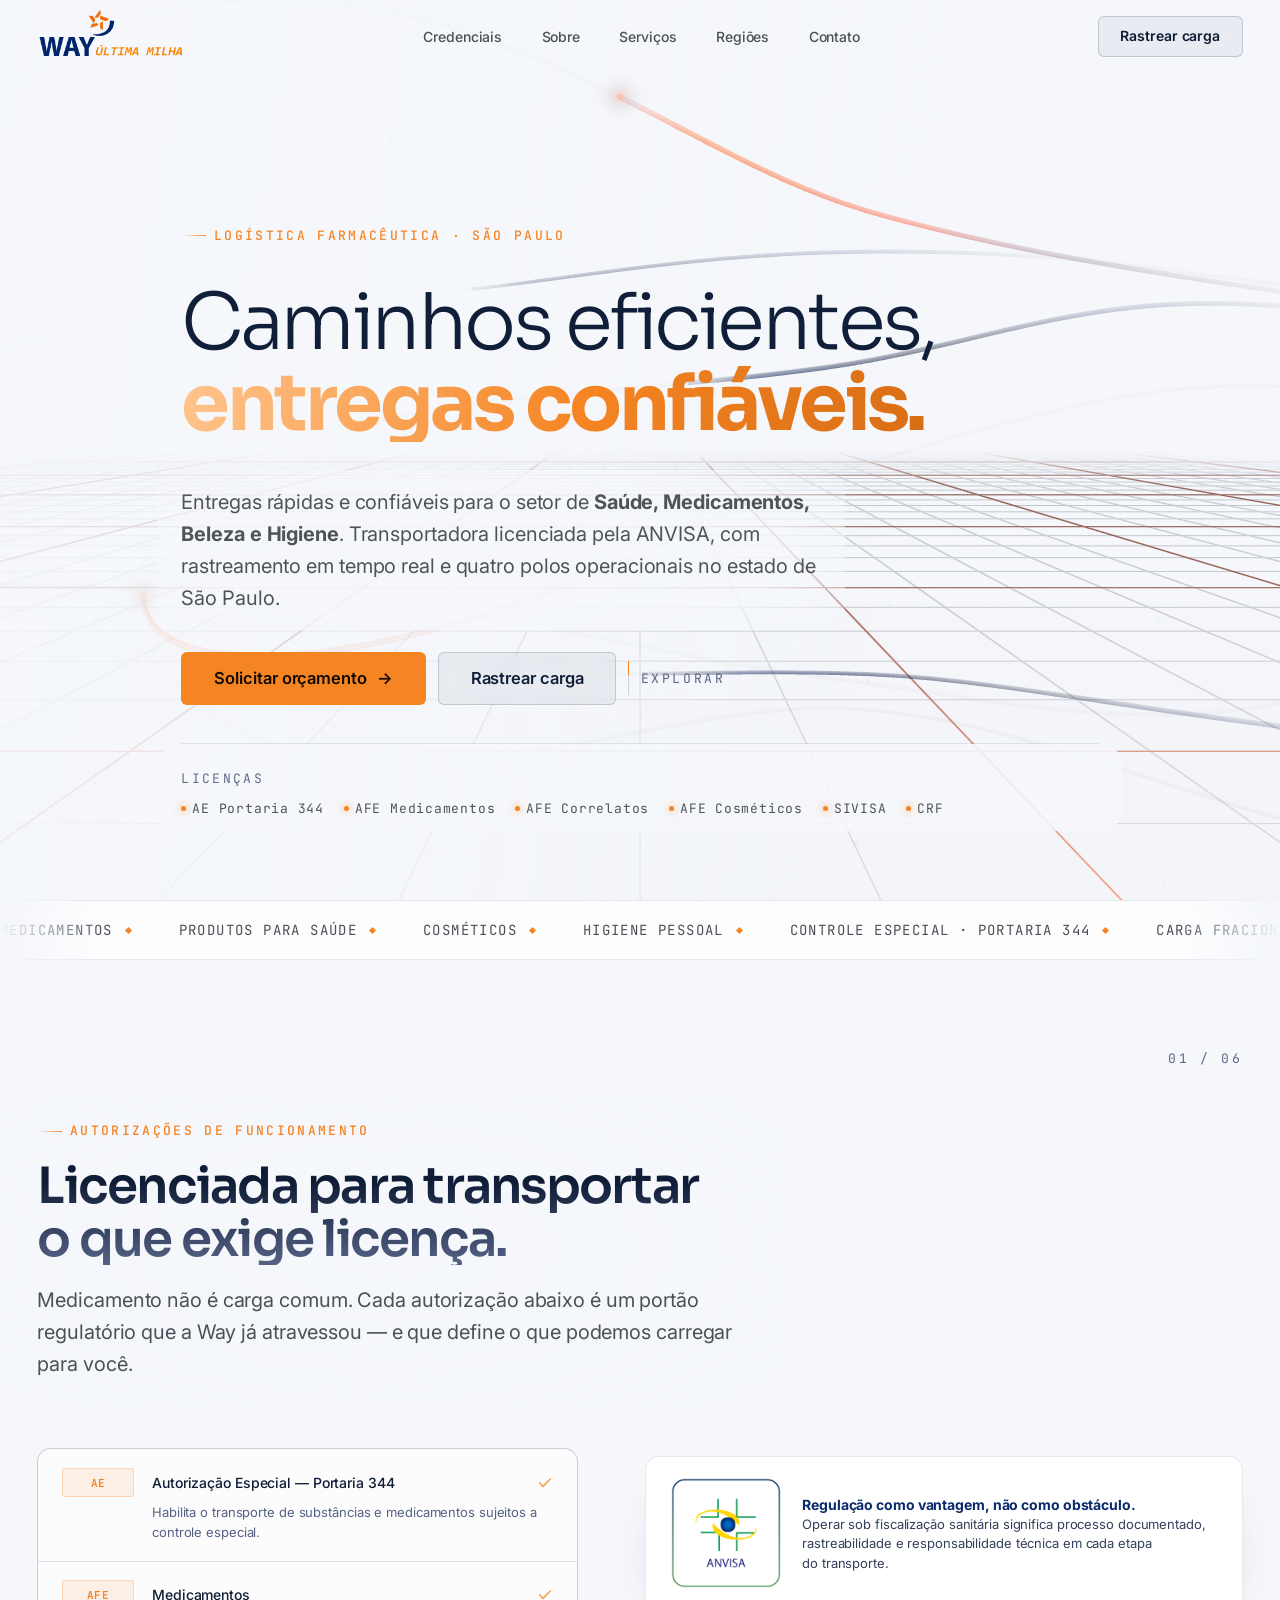
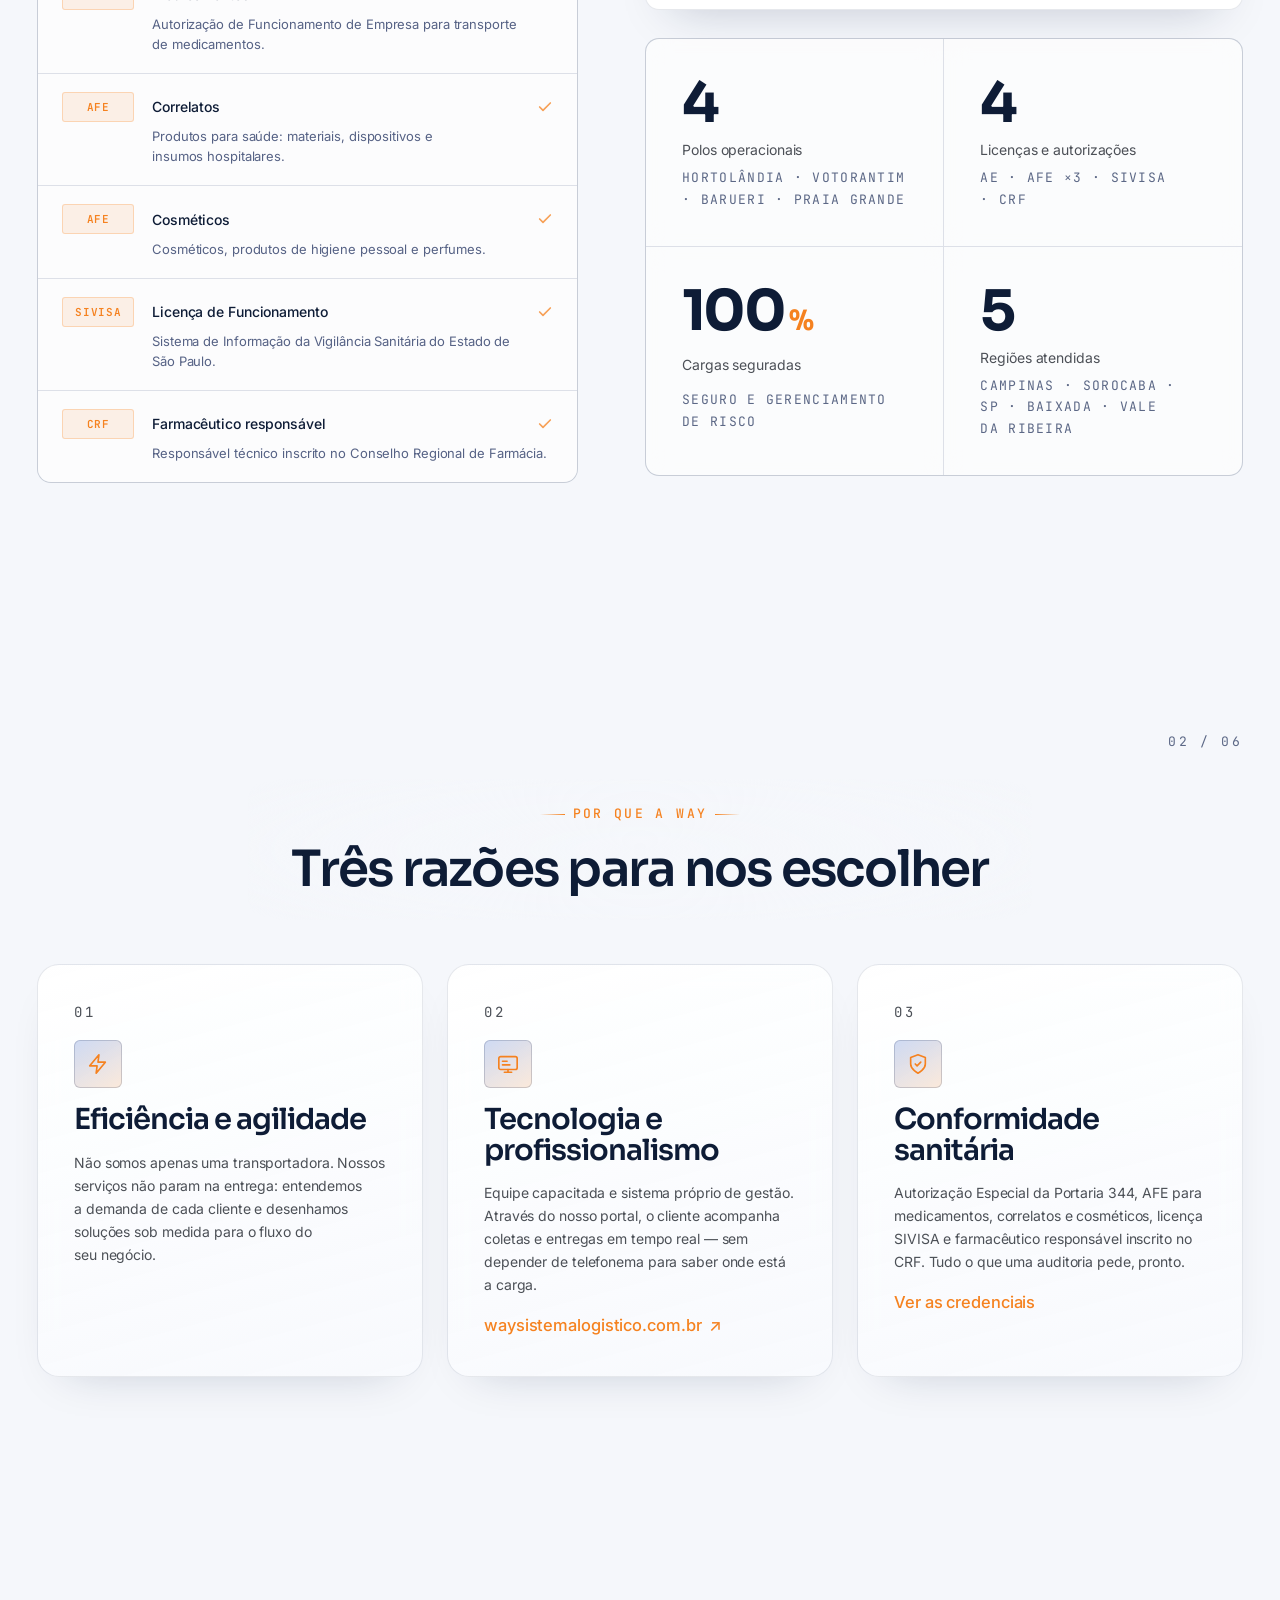
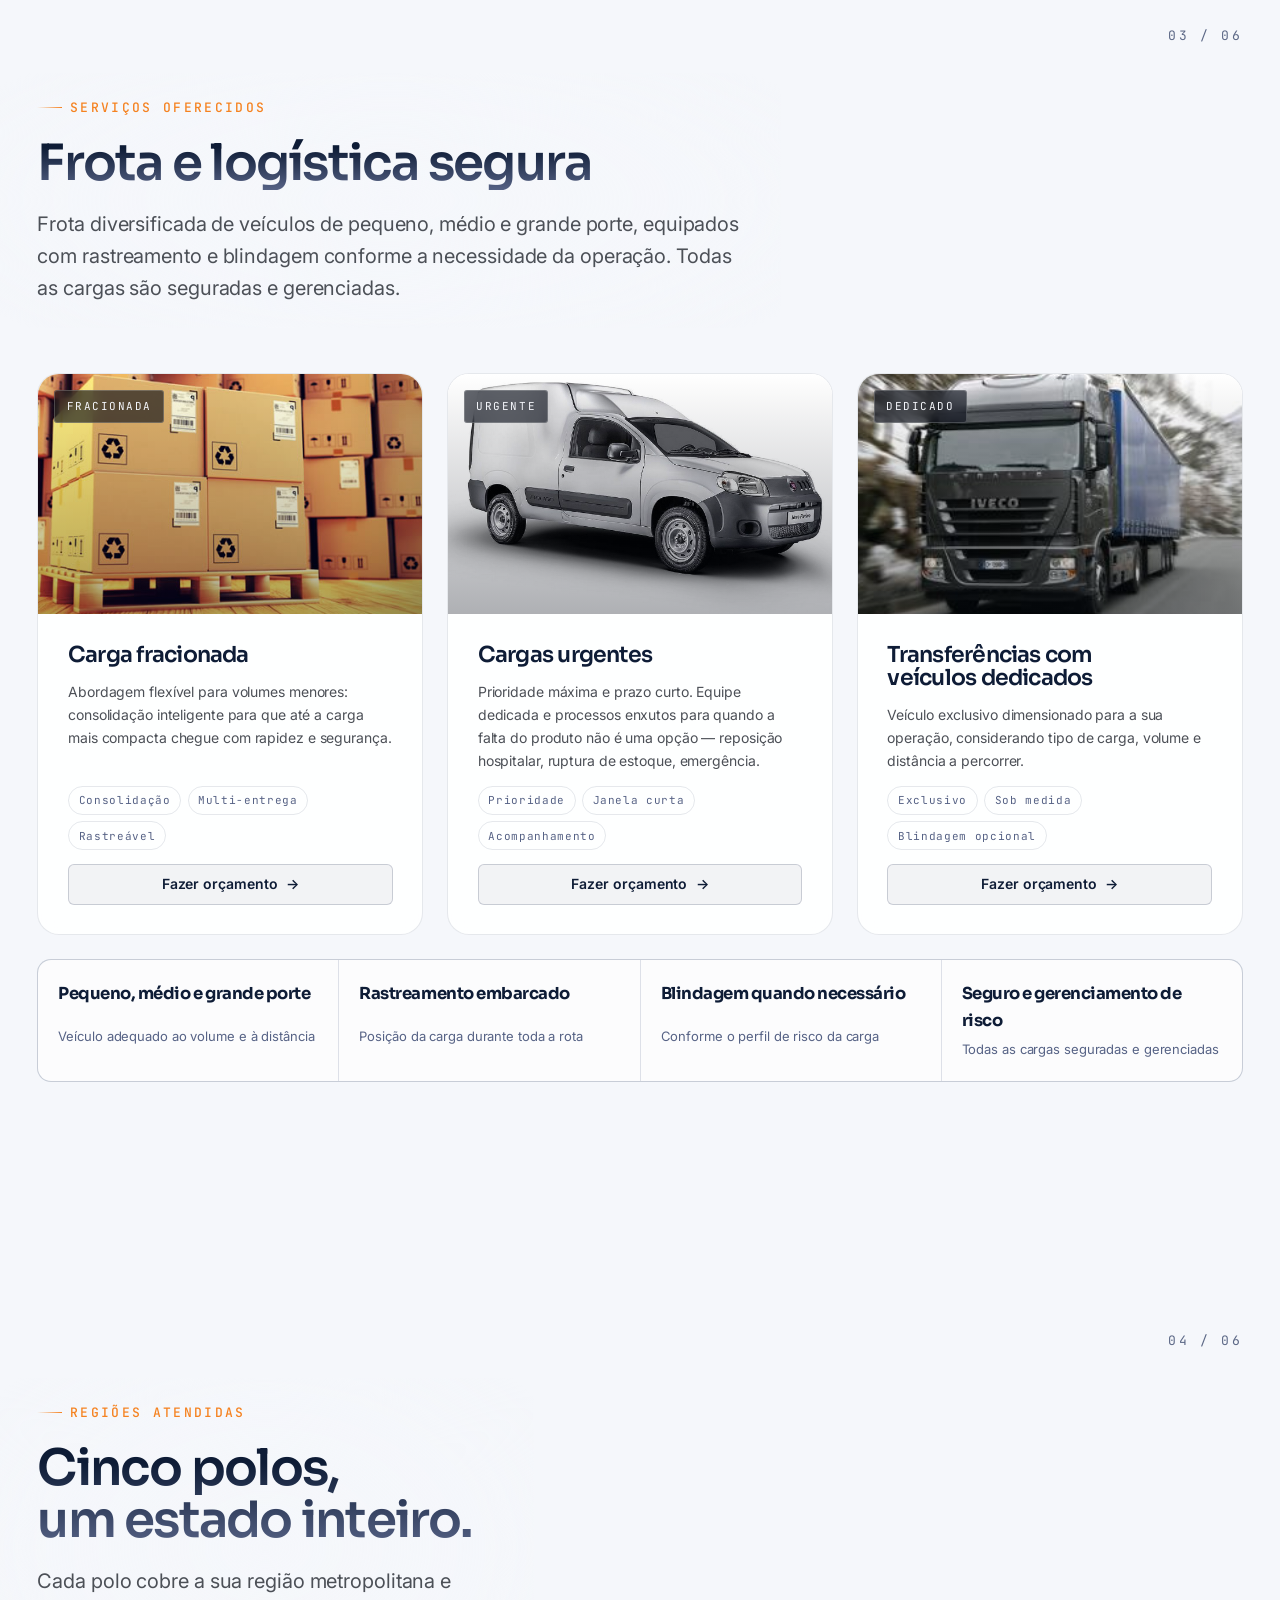
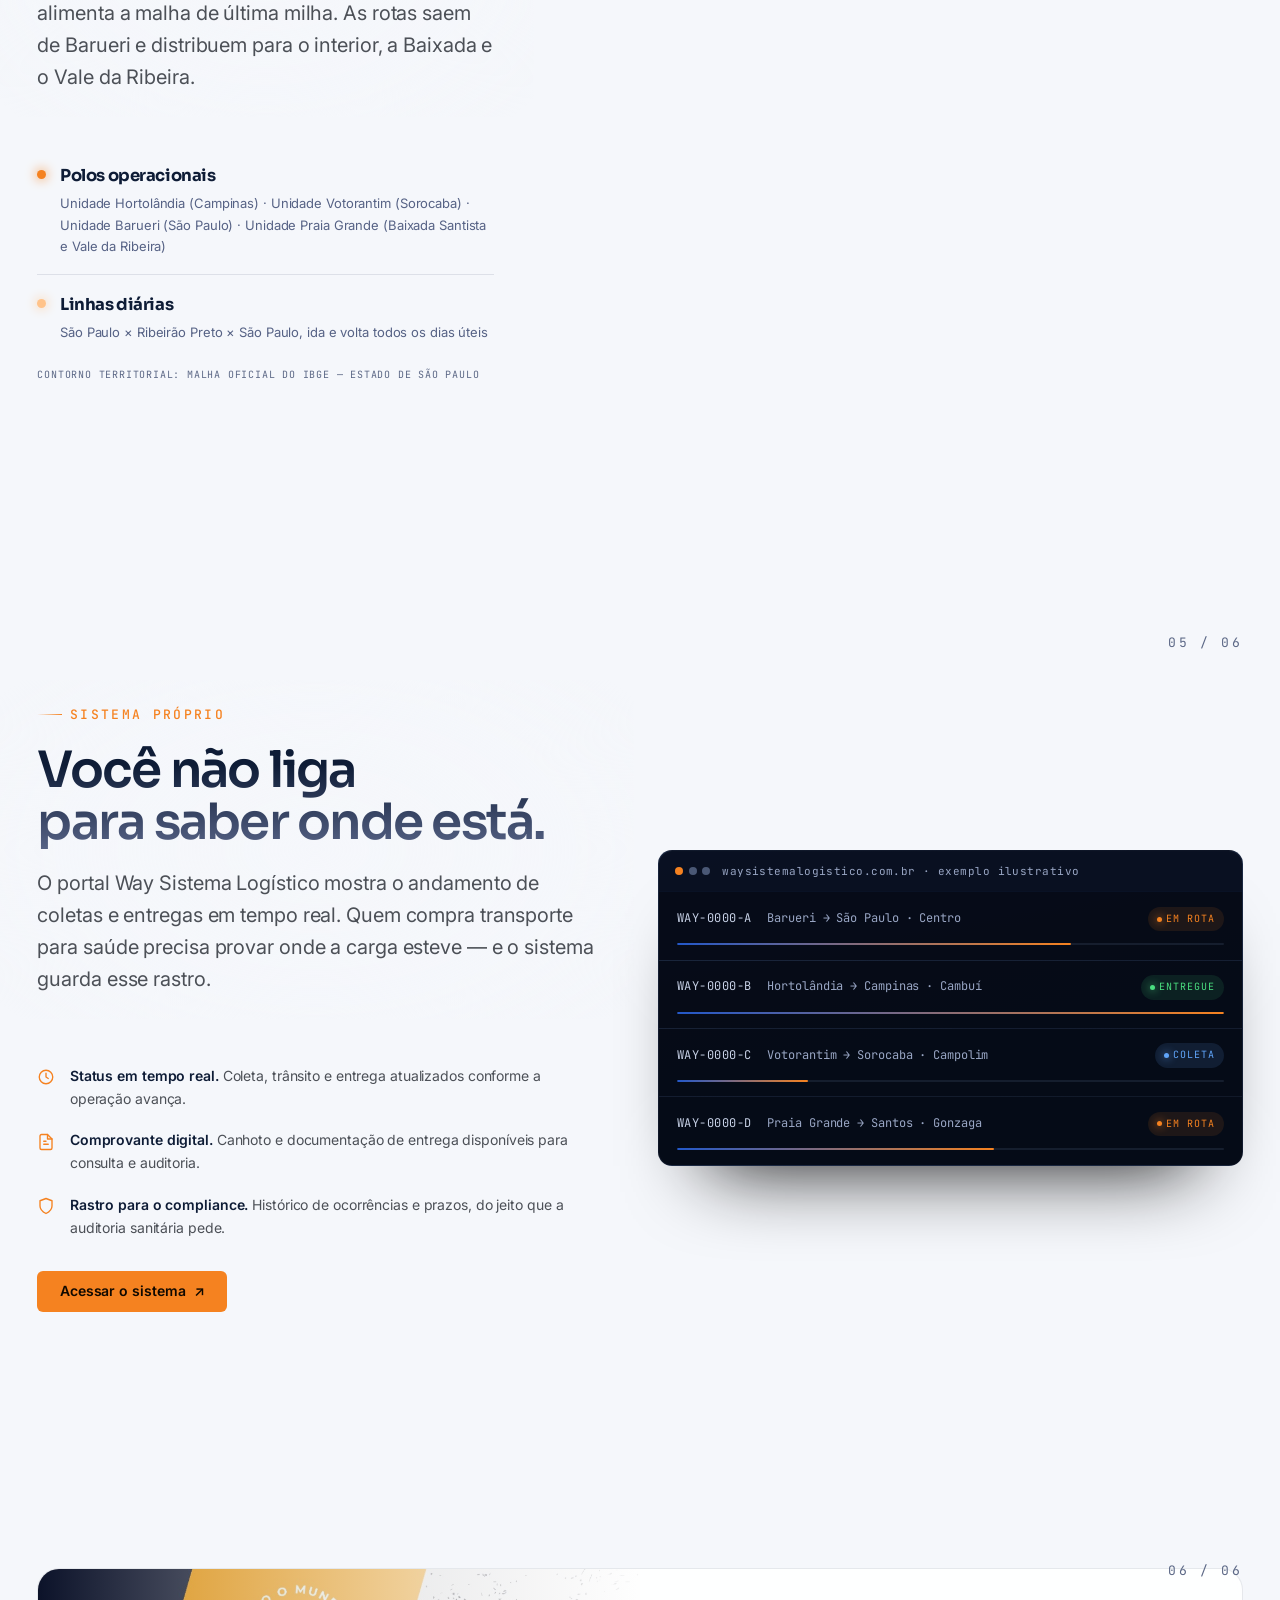
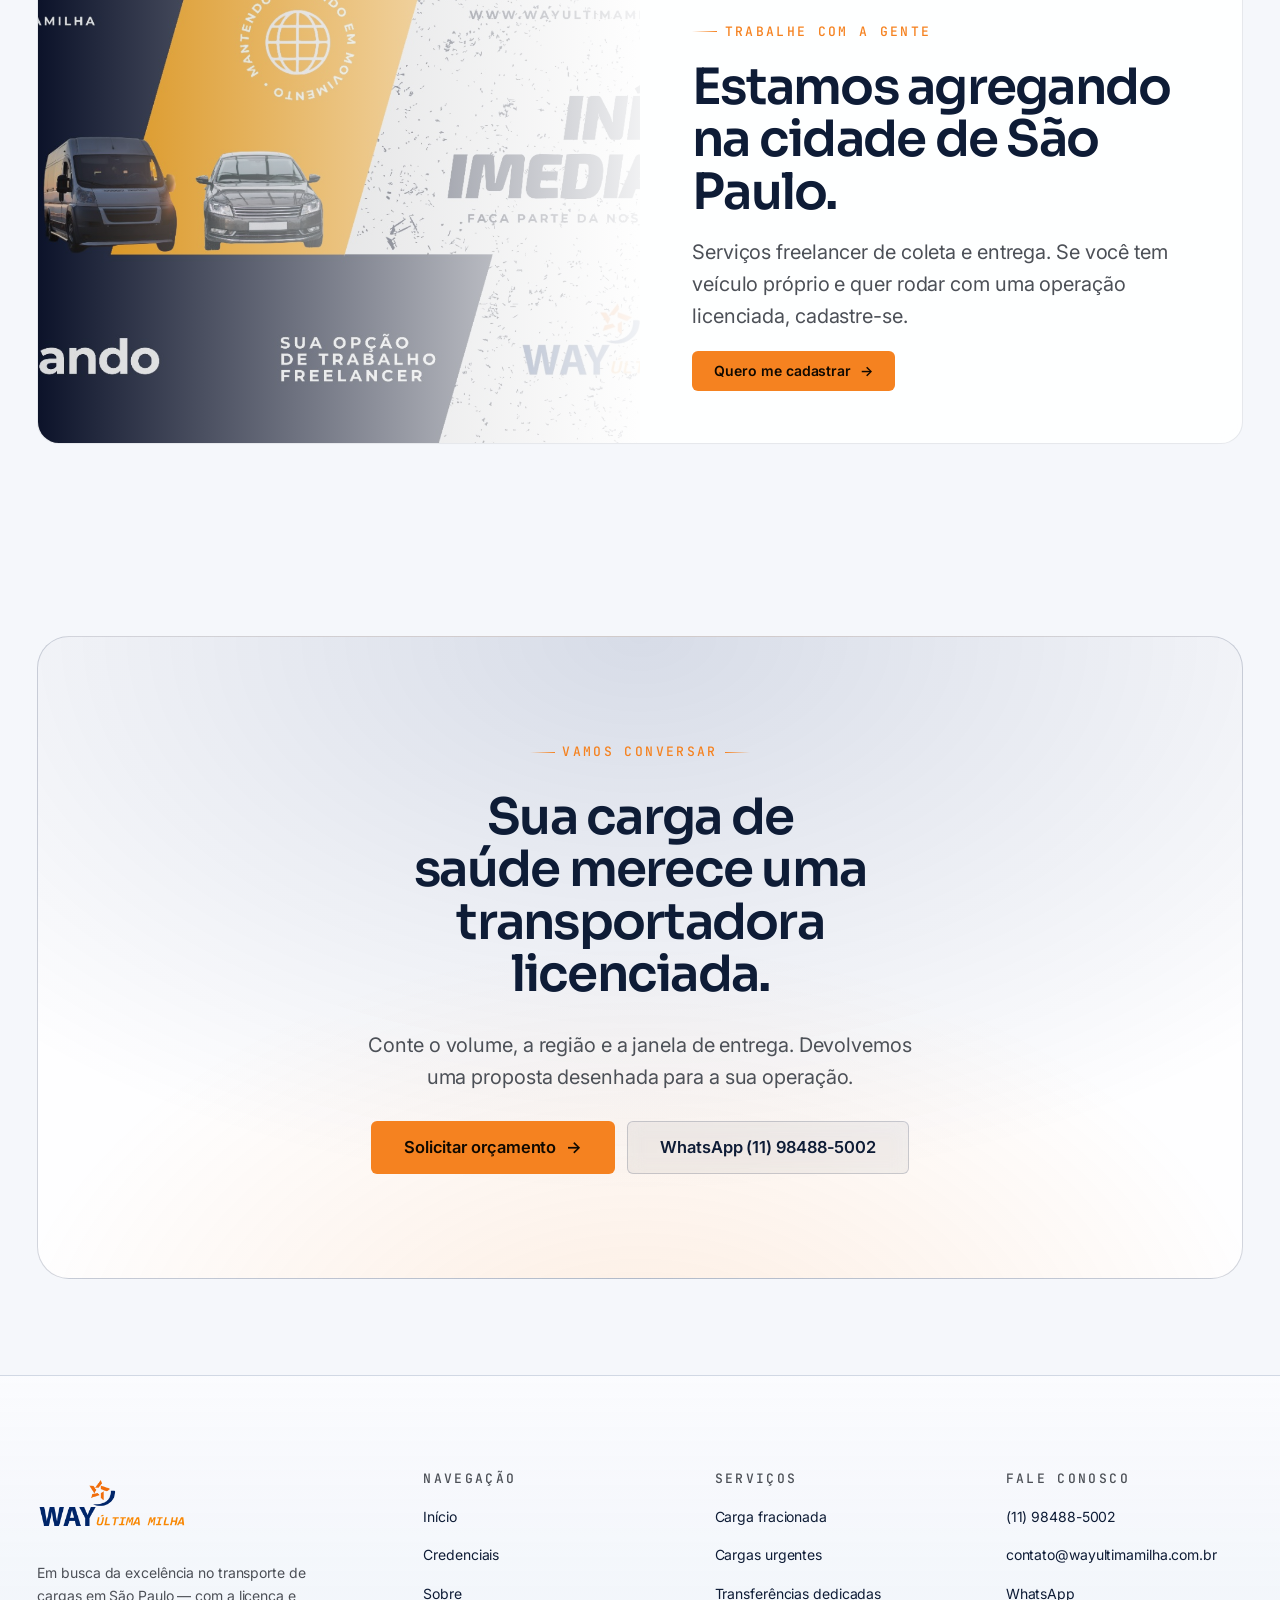
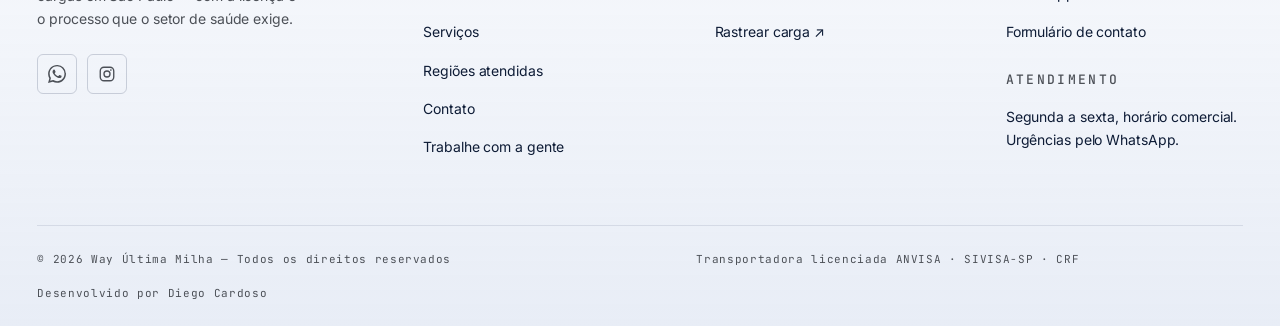
<file: index.html>
<!DOCTYPE html>
<html lang="pt-BR">

<head>
  <meta charset="UTF-8">
  <script>
    /* Marca que o JS está vivo. Todo estado inicial escondido (revelações,
       máscaras de linha, preloader) é escopado em `.js` no CSS — se este script
       não rodar, a página nasce inteira em vez de ficar em branco. */
    document.documentElement.classList.add('js');
  </script>
  <meta name="viewport" content="width=device-width, initial-scale=1.0">

  <title>Way Última Milha — Transporte farmacêutico e last mile em São Paulo</title>
  <meta name="description"
    content="Entregas rápidas e confiáveis para o setor de Saúde, Medicamentos, Beleza e Higiene em São Paulo. Transportadora licenciada pela ANVISA (AE Portaria 344, AFE Medicamentos, Correlatos e Cosméticos), com rastreamento em tempo real e 4 polos operacionais no estado.">
  <meta name="keywords"
    content="transporte de medicamentos, transportadora farmacêutica São Paulo, last mile, última milha, AFE ANVISA, Portaria 344, carga fracionada, entregas urgentes, logística hospitalar, Way Última Milha">
  <meta name="robots" content="index, follow, max-image-preview:large">
  <meta name="author" content="Way Última Milha">
  <meta name="theme-color" content="#050a16">
  <link rel="canonical" href="https://wayultimamilha.com.br/">

  <meta property="og:type" content="website">
  <meta property="og:site_name" content="Way Última Milha">
  <meta property="og:locale" content="pt_BR">
  <meta property="og:url" content="https://wayultimamilha.com.br/">
  <meta property="og:title" content="Way Última Milha — Transporte farmacêutico e last mile em São Paulo">
  <meta property="og:description"
    content="Caminhos eficientes, entregas confiáveis. Transportadora licenciada pela ANVISA para Saúde, Medicamentos, Beleza e Higiene, com rastreamento em tempo real.">
  <meta property="og:image" content="https://wayultimamilha.com.br/assets/img/imagem-baner.jpg">
  <meta name="twitter:card" content="summary_large_image">

  <link rel="icon" href="assets/img/Logotipo-Way-Final.png" type="image/png">
  <link rel="apple-touch-icon" href="assets/img/Logotipo-Way-Final.png">

  <link rel="preconnect" href="https://fonts.googleapis.com">
  <link rel="preconnect" href="https://fonts.gstatic.com" crossorigin>
  <link rel="preload" as="style"
    href="https://fonts.googleapis.com/css2?family=Sora:wght@300;400;600;700&family=Inter:wght@400;500;600&family=JetBrains+Mono:wght@400;500;600&display=swap">
  <link rel="stylesheet"
    href="https://fonts.googleapis.com/css2?family=Sora:wght@300;400;600;700&family=Inter:wght@400;500;600&family=JetBrains+Mono:wght@400;500;600&display=swap">
  <link rel="stylesheet" href="assets/css/way.css">

  <script type="application/ld+json">
  {
    "@context": "https://schema.org",
    "@graph": [
      {
        "@type": "Organization",
        "@id": "https://wayultimamilha.com.br/#org",
        "name": "Way Última Milha",
        "url": "https://wayultimamilha.com.br/",
        "logo": "https://wayultimamilha.com.br/assets/img/Logotipo-Way-Final.png",
        "slogan": "Caminhos eficientes, entregas confiáveis.",
        "description": "Transportadora especializada em last mile para o setor de Saúde, Medicamentos, Beleza e Higiene, licenciada pela ANVISA e sediada em São Paulo.",
        "telephone": "+55-11-98488-5002",
        "email": "contato@wayultimamilha.com.br",
        "sameAs": ["https://www.instagram.com/way_ultima_milha/"],
        "address": {
          "@type": "PostalAddress",
          "addressRegion": "SP",
          "addressCountry": "BR"
        },
        "areaServed": [
          { "@type": "City", "name": "São Paulo" },
          { "@type": "City", "name": "Campinas" },
          { "@type": "City", "name": "Sorocaba" },
          { "@type": "City", "name": "Santos" },
          { "@type": "City", "name": "Ribeirão Preto" }
        ],
        "contactPoint": {
          "@type": "ContactPoint",
          "telephone": "+55-11-98488-5002",
          "contactType": "customer service",
          "availableLanguage": "Portuguese"
        }
      },
      {
        "@type": "WebSite",
        "@id": "https://wayultimamilha.com.br/#site",
        "url": "https://wayultimamilha.com.br/",
        "name": "Way Última Milha",
        "inLanguage": "pt-BR",
        "publisher": { "@id": "https://wayultimamilha.com.br/#org" }
      },
      {
        "@type": "Service",
        "name": "Transporte de carga fracionada",
        "serviceType": "Entrega de cargas fracionadas",
        "provider": { "@id": "https://wayultimamilha.com.br/#org" },
        "areaServed": { "@type": "State", "name": "São Paulo" }
      },
      {
        "@type": "Service",
        "name": "Transporte de cargas urgentes",
        "serviceType": "Entrega urgente e emergencial",
        "provider": { "@id": "https://wayultimamilha.com.br/#org" },
        "areaServed": { "@type": "State", "name": "São Paulo" }
      },
      {
        "@type": "Service",
        "name": "Transferências com veículos dedicados",
        "serviceType": "Transferência dedicada",
        "provider": { "@id": "https://wayultimamilha.com.br/#org" },
        "areaServed": { "@type": "State", "name": "São Paulo" }
      }
    ]
  }
  </script>
</head>

<body>
  <a class="skip-link" href="#main">Ir para o conteúdo</a>

  <div class="preloader">
    <img class="preloader__logo" src="assets/img/Logotipo-Way-Final.png"
      alt="Way Última Milha" width="500" height="250">
    <div class="preloader__bar"><span></span></div>
    <p class="preloader__pct">000%</p>
  </div>

  <script>
    /* Se o módulo principal não assumir o preloader em 6s, esta rede o remove.
       Cobre import maps sem suporte, 404 no bundle, bloqueio de proxy e
       abertura direta por file:// (onde módulos ES são barrados por CORS). */
    setTimeout(function () {
      var pre = document.querySelector('.preloader');
      if (!pre || pre.classList.contains('is-done')) return;
      pre.classList.add('is-done');
      document.body.classList.remove('is-locked');
      document.documentElement.classList.remove('js');
      var gl = document.getElementById('gl');
      if (gl) gl.remove();
    }, 6000);
  </script>

  <div class="wipe" aria-hidden="true"></div>

  <!-- Poster estático primeiro, canvas depois: o canvas é opaco e, quando
       ganha .is-ready, cobre o poster. Sem WebGL o JS remove o canvas; sem JS
       ele nunca acende. Nos três casos sobra um fundo desenhado, nunca um
       retângulo chapado. -->
  <div class="gl-fallback" aria-hidden="true"></div>
  <canvas id="gl" aria-hidden="true"></canvas>
  <div class="vignette" aria-hidden="true"></div>
  <div class="atmo" aria-hidden="true"></div>
  <div class="progress" aria-hidden="true"></div>

  <header class="nav">
    <div class="shell nav__inner">
      <a class="nav__logo" href="index.html" aria-label="Way Última Milha — página inicial">
        <img src="assets/img/Logotipo-Way-Final.png" alt="Way Última Milha" width="500" height="250">
      </a>

      <nav class="nav__links" aria-label="Navegação principal">
        <a class="nav__link" href="#credenciais">Credenciais</a>
        <a class="nav__link" href="#sobre">Sobre</a>
        <a class="nav__link" href="#servicos">Serviços</a>
        <a class="nav__link" href="#regioes">Regiões</a>
        <a class="nav__link" href="contato.html">Contato</a>
      </nav>

      <div class="nav__actions">
        <a class="btn btn--ghost" href="https://www.waysistemalogistico.com.br/" target="_blank"
          rel="noopener">Rastrear carga</a>
        <button class="nav__burger" type="button" aria-expanded="false" aria-controls="drawer"
          aria-label="Abrir menu">
          <span></span><span></span>
        </button>
      </div>
    </div>
  </header>

  <nav class="drawer" id="drawer" aria-label="Navegação mobile">
    <a class="drawer__link" href="#credenciais"><i>01</i> Credenciais</a>
    <a class="drawer__link" href="#sobre"><i>02</i> Sobre</a>
    <a class="drawer__link" href="#servicos"><i>03</i> Serviços</a>
    <a class="drawer__link" href="#regioes"><i>04</i> Regiões</a>
    <a class="drawer__link" href="contato.html"><i>05</i> Contato</a>
    <a class="drawer__link" href="trabalhe-com-a-gente.html"><i>06</i> Trabalhe com a gente</a>
    <div class="drawer__foot">
      <a href="tel:+5511984885002">(11) 98488-5002</a>
      <a href="mailto:contato@wayultimamilha.com.br">contato@wayultimamilha.com.br</a>
      <a href="https://www.waysistemalogistico.com.br/" target="_blank" rel="noopener">Sistema de rastreamento ↗</a>
    </div>
  </nav>

  <main class="page" id="main">

    <!-- ============================================================ HERO -->
    <section class="hero" id="hero">
      <div class="shell hero__inner">
        <p class="eyebrow" data-reveal>Logística farmacêutica · São Paulo</p>

        <h1 data-lines>
          <span class="line-mask"><span>Caminhos eficientes,</span></span>
          <span class="line-mask"><b class="grad-orange">entregas confiáveis.</b></span>
        </h1>

        <p class="lead hero__sub" data-reveal style="--d:220ms">
          Entregas rápidas e confiáveis para o setor de <strong>Saúde, Medicamentos, Beleza e
            Higiene</strong>. Transportadora licenciada pela ANVISA, com rastreamento em tempo real
          e quatro polos operacionais no estado de São Paulo.
        </p>

        <div class="hero__cta" data-reveal style="--d:340ms">
          <a class="btn btn--lg" href="contato.html" data-magnetic>
            Solicitar orçamento <span class="btn__arrow">→</span>
          </a>
          <a class="btn btn--lg btn--ghost" href="https://www.waysistemalogistico.com.br/" target="_blank"
            rel="noopener">Rastrear carga</a>
          <a class="hero__scroll" href="#credenciais" aria-label="Rolar para credenciais">
            <i aria-hidden="true"></i> Explorar
          </a>
        </div>

        <dl class="hero__trust" data-reveal style="--d:460ms">
          <dt>Licenças</dt>
          <dd>
            <span>AE Portaria 344</span>
            <span>AFE Medicamentos</span>
            <span>AFE Correlatos</span>
            <span>AFE Cosméticos</span>
            <span>SIVISA</span>
            <span>CRF</span>
          </dd>
        </dl>
      </div>
    </section>

    <!-- ========================================================= MARQUEE -->
    <div class="marquee" aria-hidden="true">
      <div class="marquee__track">
        <span>Medicamentos</span>
        <span>Produtos para saúde</span>
        <span>Cosméticos</span>
        <span>Higiene pessoal</span>
        <span>Controle especial · Portaria 344</span>
        <span>Carga fracionada</span>
        <span>Cargas urgentes</span>
        <span>Transferências dedicadas</span>
        <span>Rastreamento em tempo real</span>
        <span>Cargas seguradas</span>
      </div>
    </div>

    <!-- ===================================================== CREDENCIAIS -->
    <section class="section" id="credenciais">
      <div class="rules" aria-hidden="true"></div>
      <p class="section-index">01 / 06</p>

      <div class="shell">
        <div class="section-head" data-reveal>
          <p class="eyebrow">Autorizações de funcionamento</p>
          <h2 class="grad-steel">Licenciada para transportar<br>o que exige licença.</h2>
          <p class="lead">Medicamento não é carga comum. Cada autorização abaixo é um portão
            regulatório que a Way já atravessou — e que define o que podemos carregar para você.</p>
        </div>

        <div class="creds">
          <div class="creds__list" data-reveal="left">
            <div class="cred">
              <span class="cred__tag">AE</span>
              <p class="cred__name">Autorização Especial — Portaria 344</p>
              <span class="cred__check" aria-hidden="true">
                <svg viewBox="0 0 24 24" fill="none" stroke="currentColor" stroke-width="2.5"
                  stroke-linecap="round" stroke-linejoin="round"><path d="M20 6 9 17l-5-5" /></svg>
              </span>
              <p class="cred__desc">Habilita o transporte de substâncias e medicamentos sujeitos a
                controle especial.</p>
            </div>

            <div class="cred">
              <span class="cred__tag">AFE</span>
              <p class="cred__name">Medicamentos</p>
              <span class="cred__check" aria-hidden="true">
                <svg viewBox="0 0 24 24" fill="none" stroke="currentColor" stroke-width="2.5"
                  stroke-linecap="round" stroke-linejoin="round"><path d="M20 6 9 17l-5-5" /></svg>
              </span>
              <p class="cred__desc">Autorização de Funcionamento de Empresa para transporte de
                medicamentos.</p>
            </div>

            <div class="cred">
              <span class="cred__tag">AFE</span>
              <p class="cred__name">Correlatos</p>
              <span class="cred__check" aria-hidden="true">
                <svg viewBox="0 0 24 24" fill="none" stroke="currentColor" stroke-width="2.5"
                  stroke-linecap="round" stroke-linejoin="round"><path d="M20 6 9 17l-5-5" /></svg>
              </span>
              <p class="cred__desc">Produtos para saúde: materiais, dispositivos e insumos
                hospitalares.</p>
            </div>

            <div class="cred">
              <span class="cred__tag">AFE</span>
              <p class="cred__name">Cosméticos</p>
              <span class="cred__check" aria-hidden="true">
                <svg viewBox="0 0 24 24" fill="none" stroke="currentColor" stroke-width="2.5"
                  stroke-linecap="round" stroke-linejoin="round"><path d="M20 6 9 17l-5-5" /></svg>
              </span>
              <p class="cred__desc">Cosméticos, produtos de higiene pessoal e perfumes.</p>
            </div>

            <div class="cred">
              <span class="cred__tag">SIVISA</span>
              <p class="cred__name">Licença de Funcionamento</p>
              <span class="cred__check" aria-hidden="true">
                <svg viewBox="0 0 24 24" fill="none" stroke="currentColor" stroke-width="2.5"
                  stroke-linecap="round" stroke-linejoin="round"><path d="M20 6 9 17l-5-5" /></svg>
              </span>
              <p class="cred__desc">Sistema de Informação da Vigilância Sanitária do Estado de São
                Paulo.</p>
            </div>

            <div class="cred">
              <span class="cred__tag">CRF</span>
              <p class="cred__name">Farmacêutico responsável</p>
              <span class="cred__check" aria-hidden="true">
                <svg viewBox="0 0 24 24" fill="none" stroke="currentColor" stroke-width="2.5"
                  stroke-linecap="round" stroke-linejoin="round"><path d="M20 6 9 17l-5-5" /></svg>
              </span>
              <p class="cred__desc">Responsável técnico inscrito no Conselho Regional de Farmácia.</p>
            </div>
          </div>

          <div class="creds__aside">
            <div class="anvisa-seal" data-reveal="right">
              <img src="assets/img/anvisa.png"
                alt="Selo da Agência Nacional de Vigilância Sanitária — ANVISA" width="300" height="150"
                loading="lazy">
              <p>
                <strong>Regulação como vantagem, não como obstáculo.</strong>
                Operar sob fiscalização sanitária significa processo documentado, rastreabilidade e
                responsabilidade técnica em cada etapa do transporte.
              </p>
            </div>

            <div class="stats" data-reveal="right" style="--d:120ms">
              <div class="stat">
                <p class="stat__num"><span data-count="4">16</span></p>
                <p class="stat__label">Polos operacionais</p>
                <p class="stat__note">Hortolândia · Votorantim · Barueri · Praia Grande</p>
              </div>
              <div class="stat">
                <p class="stat__num"><span data-count="4">4</span></p>
                <p class="stat__label">Licenças e autorizações</p>
                <p class="stat__note">AE · AFE ×3 · SIVISA · CRF</p>
              </div>
              <div class="stat">
                <p class="stat__num"><span data-count="100">100</span><i>%</i></p>
                <p class="stat__label">Cargas seguradas</p>
                <p class="stat__note">Seguro e gerenciamento de risco</p>
              </div>
              <div class="stat">
                <p class="stat__num"><span data-count="5">5</span></p>
                <p class="stat__label">Regiões atendidas</p>
                <p class="stat__note">Campinas · Sorocaba · SP · Baixada · Vale da Ribeira</p>
              </div>
            </div>
          </div>
        </div>
      </div>
    </section>

    <!-- =========================================================== SOBRE -->
    <section class="section" id="sobre">
      <div class="rules" aria-hidden="true"></div>
      <p class="section-index">02 / 06</p>

      <div class="shell">
        <div class="section-head section-head--center" data-reveal>
          <p class="eyebrow eyebrow--center">Por que a Way</p>
          <h2>Três razões para nos escolher</h2>
        </div>

        <div class="grid-3" data-stagger>
          <article class="card card--tilt" data-reveal="scale">
            <p class="card__num">01</p>
            <div class="card__icon" aria-hidden="true">
              <svg viewBox="0 0 24 24" fill="none" stroke="currentColor" stroke-width="1.8"
                stroke-linecap="round" stroke-linejoin="round">
                <path d="M13 2 3 14h8l-1 8 10-12h-8l1-8Z" />
              </svg>
            </div>
            <h3>Eficiência e agilidade</h3>
            <p>Não somos apenas uma transportadora. Nossos serviços não param na entrega:
              entendemos a demanda de cada cliente e desenhamos soluções sob medida para o
              fluxo do seu negócio.</p>
          </article>

          <article class="card card--tilt" data-reveal="scale">
            <p class="card__num">02</p>
            <div class="card__icon" aria-hidden="true">
              <svg viewBox="0 0 24 24" fill="none" stroke="currentColor" stroke-width="1.8"
                stroke-linecap="round" stroke-linejoin="round">
                <rect x="2" y="4" width="20" height="14" rx="2" />
                <path d="M8 21h8M12 18v3M6 9h5M6 13h8" />
              </svg>
            </div>
            <h3>Tecnologia e profissionalismo</h3>
            <p>Equipe capacitada e sistema próprio de gestão. Através do nosso portal, o cliente
              acompanha coletas e entregas em tempo real — sem depender de telefonema para saber
              onde está a carga.</p>
            <a class="link-run" href="https://www.waysistemalogistico.com.br/" target="_blank"
              rel="noopener">waysistemalogistico.com.br <span aria-hidden="true">↗</span></a>
          </article>

          <article class="card card--tilt" data-reveal="scale">
            <p class="card__num">03</p>
            <div class="card__icon" aria-hidden="true">
              <svg viewBox="0 0 24 24" fill="none" stroke="currentColor" stroke-width="1.8"
                stroke-linecap="round" stroke-linejoin="round">
                <path d="M12 22s8-4 8-10V5l-8-3-8 3v7c0 6 8 10 8 10Z" />
                <path d="m9 12 2 2 4-4" />
              </svg>
            </div>
            <h3>Conformidade sanitária</h3>
            <p>Autorização Especial da Portaria 344, AFE para medicamentos, correlatos e
              cosméticos, licença SIVISA e farmacêutico responsável inscrito no CRF. Tudo o que
              uma auditoria pede, pronto.</p>
            <a class="link-run" href="#credenciais">Ver as credenciais</a>
          </article>
        </div>
      </div>
    </section>

    <!-- ======================================================== SERVIÇOS -->
    <section class="section" id="servicos">
      <div class="rules" aria-hidden="true"></div>
      <p class="section-index">03 / 06</p>

      <div class="shell">
        <div class="section-head" data-reveal>
          <p class="eyebrow">Serviços oferecidos</p>
          <h2 class="grad-steel">Frota e logística segura</h2>
          <p class="lead">Frota diversificada de veículos de pequeno, médio e grande porte,
            equipados com rastreamento e blindagem conforme a necessidade da operação. Todas as
            cargas são seguradas e gerenciadas.</p>
        </div>

        <div class="grid-3" data-stagger>
          <article class="svc" data-reveal>
            <div class="svc__media">
              <span class="svc__badge">Fracionada</span>
              <img src="assets/img/servico-carga-fracionada.jpg"
                alt="Operação de separação de carga fracionada em centro de distribuição"
                loading="lazy" width="800" height="500">
            </div>
            <div class="svc__body">
              <h3>Carga fracionada</h3>
              <p>Abordagem flexível para volumes menores: consolidação inteligente para que até a
                carga mais compacta chegue com rapidez e segurança.</p>
              <ul class="svc__feats">
                <li>Consolidação</li>
                <li>Multi-entrega</li>
                <li>Rastreável</li>
              </ul>
              <a class="btn btn--ghost" href="contato.html">Fazer orçamento <span class="btn__arrow">→</span></a>
            </div>
          </article>

          <article class="svc" data-reveal>
            <div class="svc__media">
              <span class="svc__badge">Urgente</span>
              <img src="assets/img/pequenas-entregas.jpeg"
                alt="Entregador realizando coleta urgente de pequeno volume" loading="lazy"
                width="800" height="500">
            </div>
            <div class="svc__body">
              <h3>Cargas urgentes</h3>
              <p>Prioridade máxima e prazo curto. Equipe dedicada e processos enxutos para quando a
                falta do produto não é uma opção — reposição hospitalar, ruptura de estoque,
                emergência.</p>
              <ul class="svc__feats">
                <li>Prioridade</li>
                <li>Janela curta</li>
                <li>Acompanhamento</li>
              </ul>
              <a class="btn btn--ghost" href="contato.html">Fazer orçamento <span class="btn__arrow">→</span></a>
            </div>
          </article>

          <article class="svc" data-reveal>
            <div class="svc__media">
              <span class="svc__badge">Dedicado</span>
              <img src="assets/img/entregas-urgentes.jpeg"
                alt="Veículo dedicado em rota de transferência" loading="lazy" width="800" height="500">
            </div>
            <div class="svc__body">
              <h3>Transferências com veículos dedicados</h3>
              <p>Veículo exclusivo dimensionado para a sua operação, considerando tipo de carga,
                volume e distância a percorrer.</p>
              <ul class="svc__feats">
                <li>Exclusivo</li>
                <li>Sob medida</li>
                <li>Blindagem opcional</li>
              </ul>
              <a class="btn btn--ghost" href="contato.html">Fazer orçamento <span class="btn__arrow">→</span></a>
            </div>
          </article>
        </div>

        <div class="fleet" data-reveal>
          <div class="fleet__item">
            <strong>Pequeno, médio e grande porte</strong>
            <span>Veículo adequado ao volume e à distância</span>
          </div>
          <div class="fleet__item">
            <strong>Rastreamento embarcado</strong>
            <span>Posição da carga durante toda a rota</span>
          </div>
          <div class="fleet__item">
            <strong>Blindagem quando necessário</strong>
            <span>Conforme o perfil de risco da carga</span>
          </div>
          <div class="fleet__item">
            <strong>Seguro e gerenciamento de risco</strong>
            <span>Todas as cargas seguradas e gerenciadas</span>
          </div>
        </div>
      </div>
    </section>

    <!-- ========================================================= REGIÕES -->
    <section class="section" id="regioes">
      <div class="rules" aria-hidden="true"></div>
      <p class="section-index">04 / 06</p>

      <div class="shell map">
        <div class="map__text">
          <div class="section-head" data-reveal>
            <p class="eyebrow">Regiões atendidas</p>
            <h2 class="grad-steel">Cinco polos,<br>um estado inteiro.</h2>
            <p class="lead">Cada polo cobre a sua região metropolitana e alimenta a malha de
              última milha. As rotas saem de Barueri e distribuem para o interior, a Baixada e o
              Vale da Ribeira.</p>
          </div>

          <ul class="map__legend">
            <li data-reveal>
              <span class="dot" aria-hidden="true"></span>
              <strong>Polos operacionais</strong>
              <span>Unidade Hortolândia (Campinas) · Unidade Votorantim (Sorocaba) ·
                Unidade Barueri (São Paulo) · Unidade Praia Grande (Baixada Santista e Vale da
                Ribeira)</span>
            </li>
            <li data-reveal style="--d:120ms">
              <span class="dot dot--soft" aria-hidden="true"></span>
              <strong>Linhas diárias</strong>
              <span>São Paulo × Ribeirão Preto × São Paulo, ida e volta todos os dias úteis</span>
            </li>
          </ul>

          <p class="map__source">Contorno territorial: malha oficial do IBGE — estado de São Paulo</p>
        </div>

        <div class="map__stage" role="img"
          aria-label="Mapa do estado de São Paulo com os quatro polos operacionais da Way Última Milha em Hortolândia, Votorantim, Barueri e Praia Grande, e a linha diária até Ribeirão Preto.">
        </div>
      </div>
    </section>

    <!-- ====================================================== TECNOLOGIA -->
    <section class="section" id="tecnologia">
      <div class="rules" aria-hidden="true"></div>
      <p class="section-index">05 / 06</p>

      <div class="shell tech">
        <div>
          <div class="section-head" data-reveal>
            <p class="eyebrow">Sistema próprio</p>
            <h2 class="grad-steel">Você não liga<br>para saber onde está.</h2>
            <p class="lead">O portal Way Sistema Logístico mostra o andamento de coletas e entregas
              em tempo real. Quem compra transporte para saúde precisa provar onde a carga esteve —
              e o sistema guarda esse rastro.</p>
          </div>

          <ul class="tech__list">
            <li data-reveal>
              <svg viewBox="0 0 24 24" fill="none" stroke="currentColor" stroke-width="1.8"
                stroke-linecap="round" stroke-linejoin="round" aria-hidden="true">
                <circle cx="12" cy="12" r="9" /><path d="M12 7v5l3 2" />
              </svg>
              <p><strong>Status em tempo real.</strong> Coleta, trânsito e entrega atualizados
                conforme a operação avança.</p>
            </li>
            <li data-reveal style="--d:100ms">
              <svg viewBox="0 0 24 24" fill="none" stroke="currentColor" stroke-width="1.8"
                stroke-linecap="round" stroke-linejoin="round" aria-hidden="true">
                <path d="M14 2H6a2 2 0 0 0-2 2v16a2 2 0 0 0 2 2h12a2 2 0 0 0 2-2V8z" />
                <path d="M14 2v6h6M9 15h6M9 11h3" />
              </svg>
              <p><strong>Comprovante digital.</strong> Canhoto e documentação de entrega
                disponíveis para consulta e auditoria.</p>
            </li>
            <li data-reveal style="--d:200ms">
              <svg viewBox="0 0 24 24" fill="none" stroke="currentColor" stroke-width="1.8"
                stroke-linecap="round" stroke-linejoin="round" aria-hidden="true">
                <path d="M12 22s8-4 8-10V5l-8-3-8 3v7c0 6 8 10 8 10Z" />
              </svg>
              <p><strong>Rastro para o compliance.</strong> Histórico de ocorrências e prazos, do
                jeito que a auditoria sanitária pede.</p>
            </li>
          </ul>

          <a class="btn" href="https://www.waysistemalogistico.com.br/" target="_blank" rel="noopener"
            data-magnetic>Acessar o sistema <span class="btn__arrow">↗</span></a>
        </div>

        <div class="console" data-reveal="right" aria-hidden="true">
          <div class="console__bar">
            <span class="console__dots"><i></i><i></i><i></i></span>
            <span class="console__url">waysistemalogistico.com.br · exemplo ilustrativo</span>
          </div>
          <div class="console__body">
            <div class="track-row">
              <span class="track-row__code">WAY-0000-A</span>
              <span class="track-row__city">Barueri → São Paulo · Centro</span>
              <span class="track-row__st st--rota">Em rota</span>
              <span class="track-row__bar"><i data-to="72"></i></span>
            </div>
            <div class="track-row">
              <span class="track-row__code">WAY-0000-B</span>
              <span class="track-row__city">Hortolândia → Campinas · Cambuí</span>
              <span class="track-row__st st--ok">Entregue</span>
              <span class="track-row__bar"><i data-to="100"></i></span>
            </div>
            <div class="track-row">
              <span class="track-row__code">WAY-0000-C</span>
              <span class="track-row__city">Votorantim → Sorocaba · Campolim</span>
              <span class="track-row__st st--coleta">Coleta</span>
              <span class="track-row__bar"><i data-to="24"></i></span>
            </div>
            <div class="track-row">
              <span class="track-row__code">WAY-0000-D</span>
              <span class="track-row__city">Praia Grande → Santos · Gonzaga</span>
              <span class="track-row__st st--rota">Em rota</span>
              <span class="track-row__bar"><i data-to="58"></i></span>
            </div>
          </div>
        </div>
      </div>
    </section>

    <!-- ======================================================== AGREGADO -->
    <section class="section section--tight" id="agregado">
      <p class="section-index">06 / 06</p>
      <div class="shell">
        <div class="join" data-reveal>
          <div class="join__media">
            <img src="assets/img/Agregando.jpg"
              alt="Campanha de agregamento de motoristas e entregadores da Way Última Milha"
              loading="lazy" width="1000" height="600">
          </div>
          <div class="join__body">
            <p class="eyebrow">Trabalhe com a gente</p>
            <h2>Estamos agregando<br>na cidade de São Paulo.</h2>
            <p class="lead">Serviços freelancer de coleta e entrega. Se você tem veículo próprio e
              quer rodar com uma operação licenciada, cadastre-se.</p>
            <div class="hero__cta">
              <a class="btn" href="trabalhe-com-a-gente.html" data-magnetic>
                Quero me cadastrar <span class="btn__arrow">→</span>
              </a>
            </div>
          </div>
        </div>
      </div>
    </section>

    <!-- ============================================================= CTA -->
    <section class="section section--tight" id="fechamento">
      <div class="shell">
        <div class="cta" data-reveal="scale">
          <p class="eyebrow eyebrow--center">Vamos conversar</p>
          <h2>Sua carga de saúde merece uma transportadora licenciada.</h2>
          <p class="lead">Conte o volume, a região e a janela de entrega. Devolvemos uma proposta
            desenhada para a sua operação.</p>
          <div class="cta__row">
            <a class="btn btn--lg" href="contato.html" data-magnetic>
              Solicitar orçamento <span class="btn__arrow">→</span>
            </a>
            <a class="btn btn--lg btn--ghost" href="https://api.whatsapp.com/send?phone=5511984885002"
              target="_blank" rel="noopener">WhatsApp (11) 98488-5002</a>
          </div>
        </div>
      </div>
    </section>

  </main>

  <footer class="footer">
    <div class="shell">
      <div class="footer__grid">
        <div class="footer__brand">
          <img src="assets/img/Logotipo-Way-Final.png" alt="Way Última Milha" width="500" height="250"
            loading="lazy">
          <p>Em busca da excelência no transporte de cargas em São Paulo — com a licença e o
            processo que o setor de saúde exige.</p>
          <div class="footer__social">
            <a href="https://api.whatsapp.com/send?phone=5511984885002" target="_blank" rel="noopener"
              aria-label="WhatsApp">
              <svg viewBox="0 0 24 24" fill="currentColor" aria-hidden="true">
                <path
                  d="M17.472 14.382c-.297-.149-1.758-.867-2.03-.967-.273-.099-.471-.148-.67.15-.197.297-.767.966-.966 1.164-.199.199-.397.223-.694.075-.297-.15-1.255-.463-2.39-1.475-.883-.788-1.48-1.761-1.653-2.059-.173-.297-.018-.458.13-.606.134-.133.347-.446.52-.644.174-.198.232-.34.347-.567.116-.226.058-.42-.024-.567-.082-.149-.67-1.611-.916-2.206-.242-.579-.487-.501-.669-.51-.173-.008-.371-.01-.57-.01-.198 0-.52.074-.792.372-.272.297-1.04 1.016-1.04 2.479 0 1.462 1.065 2.875 1.213 3.074.149.198 2.096 3.2 5.077 4.487.709.306 1.262.489 1.694.625.712.227 1.36.195 1.872.118.571-.085 1.758-.719 2.006-1.413.248-.694.248-1.29.173-1.414-.074-.124-.272-.198-.57-.347m-5.421 7.403h-.004a9.87 9.87 0 0 1-5.031-1.378l-.361-.214-3.741.982.998-3.648-.235-.374a9.86 9.86 0 0 1-1.51-5.26c.001-5.45 4.436-9.884 9.888-9.884 2.64 0 5.122 1.03 6.988 2.898a9.825 9.825 0 0 1 2.893 6.994c-.003 5.45-4.437 9.884-9.885 9.884m8.413-18.297A11.815 11.815 0 0 0 12.05 0C5.495 0 .16 5.335.157 11.892c0 2.096.547 4.142 1.588 5.945L.057 24l6.305-1.654a11.882 11.882 0 0 0 5.683 1.448h.005c6.554 0 11.89-5.335 11.893-11.893a11.821 11.821 0 0 0-3.48-8.413Z" />
              </svg>
            </a>
            <a href="https://www.instagram.com/way_ultima_milha/" target="_blank" rel="noopener"
              aria-label="Instagram">
              <svg viewBox="0 0 24 24" fill="none" stroke="currentColor" stroke-width="1.8"
                stroke-linecap="round" aria-hidden="true">
                <rect x="3" y="3" width="18" height="18" rx="5" />
                <circle cx="12" cy="12" r="4" />
                <circle cx="17.2" cy="6.8" r="1.1" fill="currentColor" stroke="none" />
              </svg>
            </a>
          </div>
        </div>

        <div class="footer__col">
          <h4>Navegação</h4>
          <ul>
            <li><a href="index.html">Início</a></li>
            <li><a href="#credenciais">Credenciais</a></li>
            <li><a href="#sobre">Sobre</a></li>
            <li><a href="#servicos">Serviços</a></li>
            <li><a href="#regioes">Regiões atendidas</a></li>
            <li><a href="contato.html">Contato</a></li>
            <li><a href="trabalhe-com-a-gente.html">Trabalhe com a gente</a></li>
          </ul>
        </div>

        <div class="footer__col">
          <h4>Serviços</h4>
          <ul>
            <li><a href="#servicos">Carga fracionada</a></li>
            <li><a href="#servicos">Cargas urgentes</a></li>
            <li><a href="#servicos">Transferências dedicadas</a></li>
            <li><a href="https://www.waysistemalogistico.com.br/" target="_blank" rel="noopener">Rastrear
                carga ↗</a></li>
          </ul>
        </div>

        <div class="footer__col">
          <h4>Fale conosco</h4>
          <ul>
            <li><a href="tel:+5511984885002">(11) 98488-5002</a></li>
            <li><a href="mailto:contato@wayultimamilha.com.br">contato@wayultimamilha.com.br</a></li>
            <li><a href="https://api.whatsapp.com/send?phone=5511984885002" target="_blank"
                rel="noopener">WhatsApp</a></li>
            <li><a href="contato.html">Formulário de contato</a></li>
          </ul>
          <h4 style="margin-top:1.75rem">Atendimento</h4>
          <p>Segunda a sexta, horário comercial. Urgências pelo WhatsApp.</p>
        </div>
      </div>

      <div class="footer__bottom">
        <p>© <span id="year">2026</span> Way Última Milha — Todos os direitos reservados</p>
        <p>Transportadora licenciada ANVISA · SIVISA-SP · CRF</p>
        <p>Desenvolvido por Diego Cardoso</p>
      </div>
    </div>
  </footer>

  <a class="wa" href="https://api.whatsapp.com/send?phone=5511984885002" target="_blank" rel="noopener"
    aria-label="Falar no WhatsApp">
    <svg viewBox="0 0 24 24" fill="currentColor" aria-hidden="true">
      <path
        d="M17.472 14.382c-.297-.149-1.758-.867-2.03-.967-.273-.099-.471-.148-.67.15-.197.297-.767.966-.966 1.164-.199.199-.397.223-.694.075-.297-.15-1.255-.463-2.39-1.475-.883-.788-1.48-1.761-1.653-2.059-.173-.297-.018-.458.13-.606.134-.133.347-.446.52-.644.174-.198.232-.34.347-.567.116-.226.058-.42-.024-.567-.082-.149-.67-1.611-.916-2.206-.242-.579-.487-.501-.669-.51-.173-.008-.371-.01-.57-.01-.198 0-.52.074-.792.372-.272.297-1.04 1.016-1.04 2.479 0 1.462 1.065 2.875 1.213 3.074.149.198 2.096 3.2 5.077 4.487.709.306 1.262.489 1.694.625.712.227 1.36.195 1.872.118.571-.085 1.758-.719 2.006-1.413.248-.694.248-1.29.173-1.414-.074-.124-.272-.198-.57-.347m-5.421 7.403h-.004a9.87 9.87 0 0 1-5.031-1.378l-.361-.214-3.741.982.998-3.648-.235-.374a9.86 9.86 0 0 1-1.51-5.26c.001-5.45 4.436-9.884 9.888-9.884 2.64 0 5.122 1.03 6.988 2.898a9.825 9.825 0 0 1 2.893 6.994c-.003 5.45-4.437 9.884-9.885 9.884m8.413-18.297A11.815 11.815 0 0 0 12.05 0C5.495 0 .16 5.335.157 11.892c0 2.096.547 4.142 1.588 5.945L.057 24l6.305-1.654a11.882 11.882 0 0 0 5.683 1.448h.005c6.554 0 11.89-5.335 11.893-11.893a11.821 11.821 0 0 0-3.48-8.413Z" />
    </svg>
    <span class="wa__txt">Fale no WhatsApp</span>
  </a>

  <div id="map-pins" aria-hidden="true"></div>

  <script src="assets/js/vendor/lenis.min.js" defer></script>
  <script type="importmap">
  { "imports": { "three": "./assets/js/vendor/three.module.min.js" } }
  </script>
  <script type="module" src="assets/js/main.js"></script>
  <script>document.getElementById('year').textContent = new Date().getFullYear();</script>
</body>

</html>
</file>
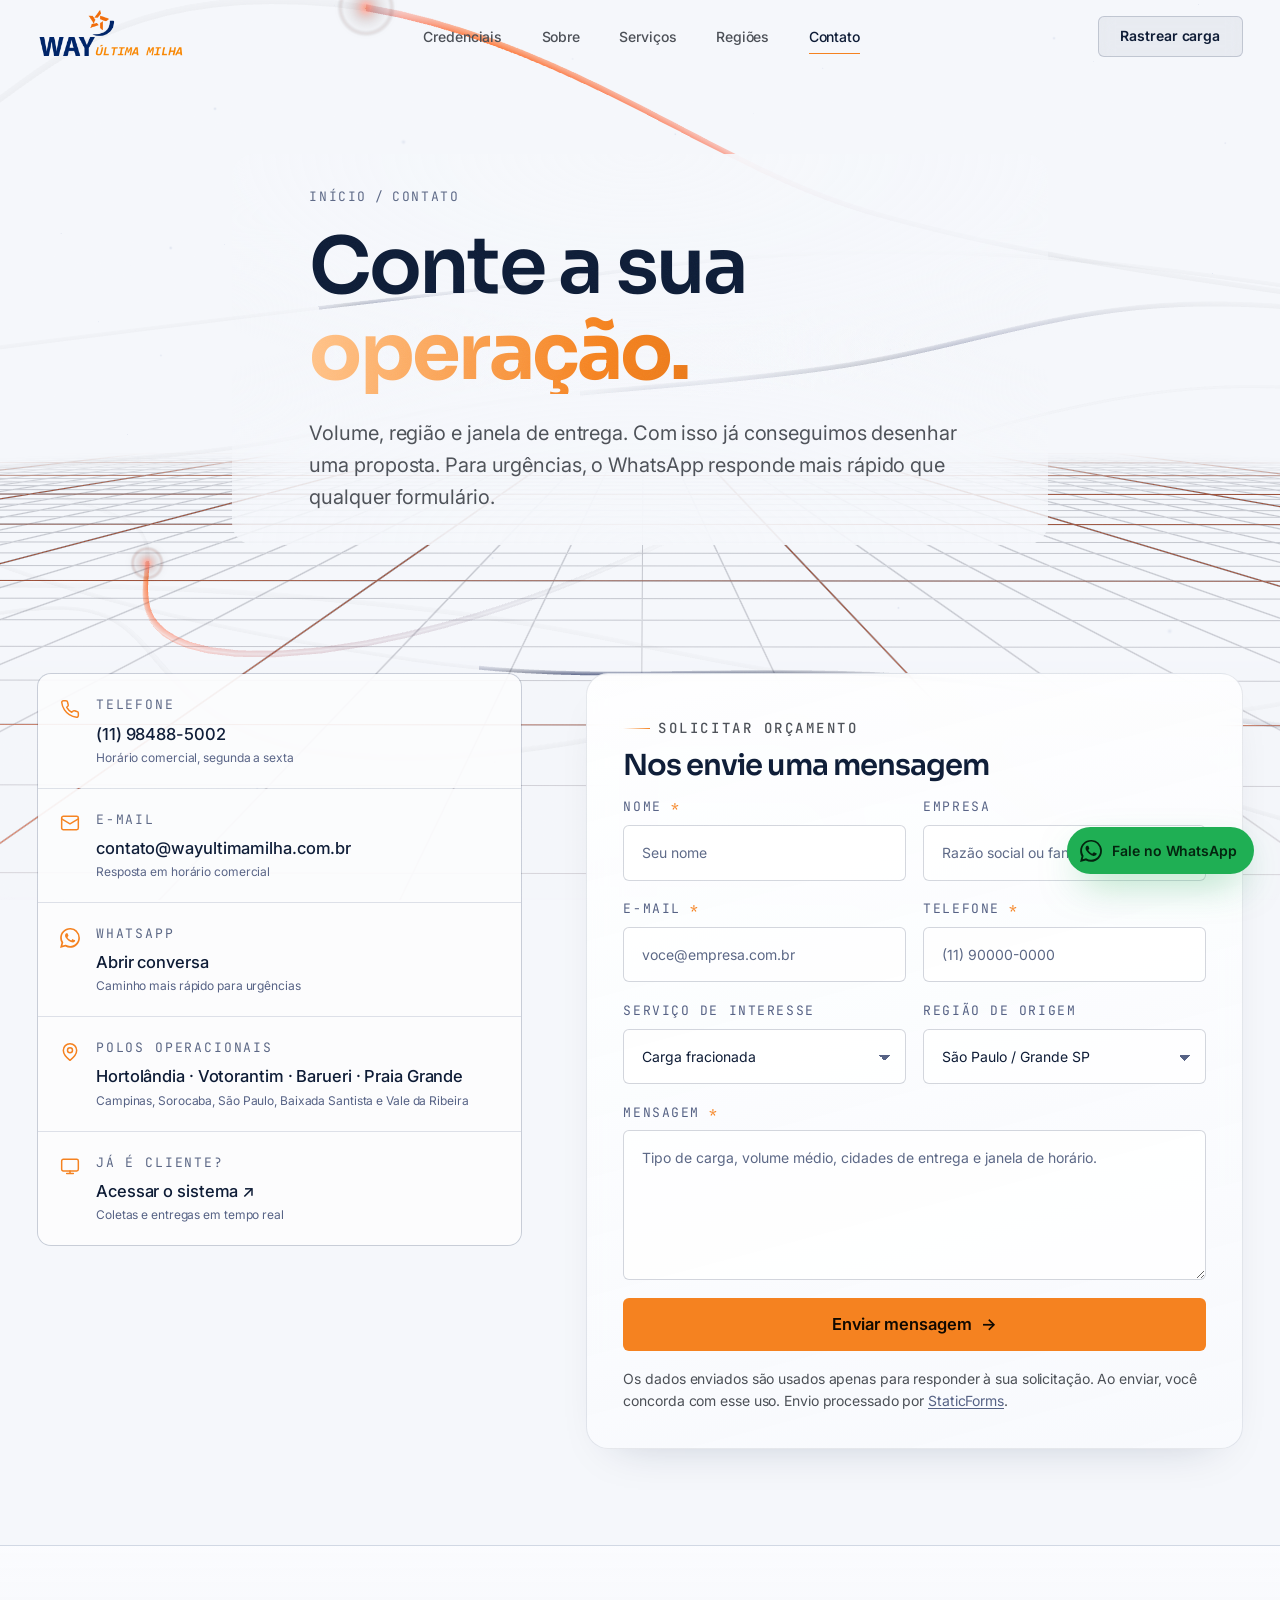
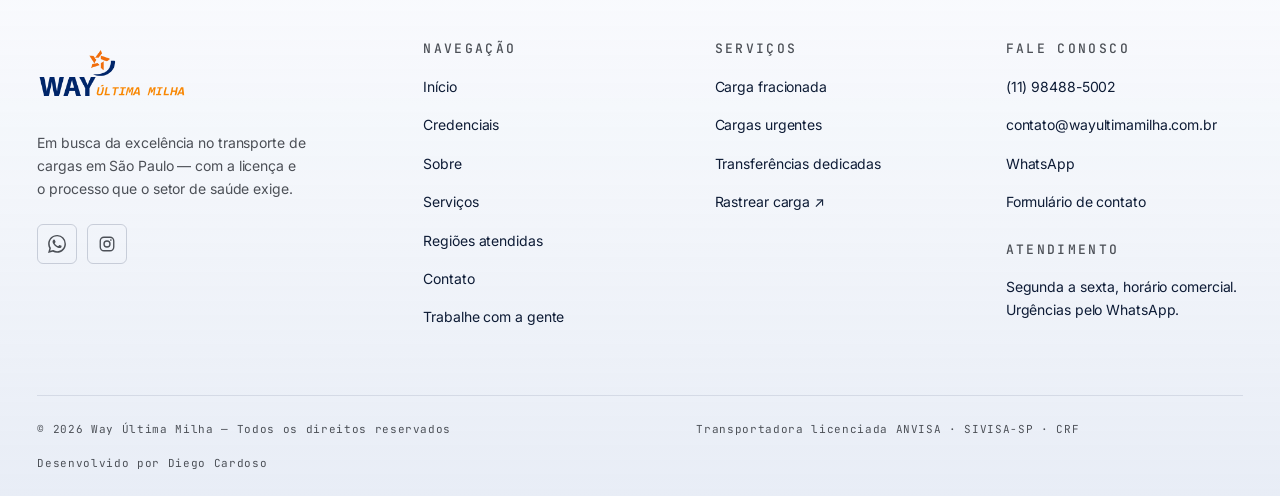
<file: contato.html>
<!DOCTYPE html>
<html lang="pt-BR">

<head>
  <meta charset="UTF-8">
  <script>
    /* Marca que o JS está vivo. Todo estado inicial escondido (revelações,
       máscaras de linha, preloader) é escopado em `.js` no CSS — se este script
       não rodar, a página nasce inteira em vez de ficar em branco. */
    document.documentElement.classList.add('js');
  </script>
  <meta name="viewport" content="width=device-width, initial-scale=1.0">

  <title>Contato e orçamento — Way Última Milha</title>
  <meta name="description"
    content="Fale com a Way Última Milha: (11) 98488-5002, WhatsApp ou contato@wayultimamilha.com.br. Solicite orçamento de transporte de medicamentos, correlatos, cosméticos e higiene em São Paulo.">
  <meta name="robots" content="index, follow">
  <meta name="theme-color" content="#050a16">
  <link rel="canonical" href="https://wayultimamilha.com.br/contato.html">

  <meta property="og:type" content="website">
  <meta property="og:site_name" content="Way Última Milha">
  <meta property="og:locale" content="pt_BR">
  <meta property="og:url" content="https://wayultimamilha.com.br/contato.html">
  <meta property="og:title" content="Contato e orçamento — Way Última Milha">
  <meta property="og:description"
    content="Conte o volume, a região e a janela de entrega. Devolvemos uma proposta desenhada para a sua operação.">
  <meta property="og:image" content="https://wayultimamilha.com.br/assets/img/imagem-entregas_footer.jpg">

  <link rel="icon" href="assets/img/Logotipo-Way-Final.png" type="image/png">
  <link rel="apple-touch-icon" href="assets/img/Logotipo-Way-Final.png">

  <link rel="preconnect" href="https://fonts.googleapis.com">
  <link rel="preconnect" href="https://fonts.gstatic.com" crossorigin>
  <link rel="stylesheet"
    href="https://fonts.googleapis.com/css2?family=Sora:wght@300;400;600;700&family=Inter:wght@400;500;600&family=JetBrains+Mono:wght@400;500;600&display=swap">
  <link rel="stylesheet" href="assets/css/way.css">

  <script type="application/ld+json">
  {
    "@context": "https://schema.org",
    "@type": "ContactPage",
    "name": "Contato — Way Última Milha",
    "url": "https://wayultimamilha.com.br/contato.html",
    "mainEntity": {
      "@type": "Organization",
      "name": "Way Última Milha",
      "telephone": "+55-11-98488-5002",
      "email": "contato@wayultimamilha.com.br",
      "url": "https://wayultimamilha.com.br/"
    }
  }
  </script>
</head>

<body>
  <a class="skip-link" href="#main">Ir para o conteúdo</a>

  <div class="preloader">
    <img class="preloader__logo" src="assets/img/Logotipo-Way-Final.png"
      alt="Way Última Milha" width="500" height="250">
    <div class="preloader__bar"><span></span></div>
    <p class="preloader__pct">000%</p>
  </div>

  <script>
    /* Se o módulo principal não assumir o preloader em 6s, esta rede o remove.
       Cobre import maps sem suporte, 404 no bundle, bloqueio de proxy e
       abertura direta por file:// (onde módulos ES são barrados por CORS). */
    setTimeout(function () {
      var pre = document.querySelector('.preloader');
      if (!pre || pre.classList.contains('is-done')) return;
      pre.classList.add('is-done');
      document.body.classList.remove('is-locked');
      document.documentElement.classList.remove('js');
      var gl = document.getElementById('gl');
      if (gl) gl.remove();
    }, 6000);
  </script>

  <div class="wipe" aria-hidden="true"></div>

  <!-- Poster estático primeiro, canvas depois: o canvas é opaco e, quando
       ganha .is-ready, cobre o poster. Sem WebGL o JS remove o canvas; sem JS
       ele nunca acende. Nos três casos sobra um fundo desenhado, nunca um
       retângulo chapado. -->
  <div class="gl-fallback" aria-hidden="true"></div>
  <canvas id="gl" aria-hidden="true"></canvas>
  <div class="vignette" aria-hidden="true"></div>
  <div class="atmo" aria-hidden="true"></div>
  <div class="progress" aria-hidden="true"></div>

  <header class="nav">
    <div class="shell nav__inner">
      <a class="nav__logo" href="index.html" aria-label="Way Última Milha — página inicial">
        <img src="assets/img/Logotipo-Way-Final.png" alt="Way Última Milha" width="500" height="250">
      </a>

      <nav class="nav__links" aria-label="Navegação principal">
        <a class="nav__link" href="index.html#credenciais">Credenciais</a>
        <a class="nav__link" href="index.html#sobre">Sobre</a>
        <a class="nav__link" href="index.html#servicos">Serviços</a>
        <a class="nav__link" href="index.html#regioes">Regiões</a>
        <a class="nav__link" href="contato.html">Contato</a>
      </nav>

      <div class="nav__actions">
        <a class="btn btn--ghost" href="https://www.waysistemalogistico.com.br/" target="_blank"
          rel="noopener">Rastrear carga</a>
        <button class="nav__burger" type="button" aria-expanded="false" aria-controls="drawer"
          aria-label="Abrir menu">
          <span></span><span></span>
        </button>
      </div>
    </div>
  </header>

  <nav class="drawer" id="drawer" aria-label="Navegação mobile">
    <a class="drawer__link" href="index.html"><i>01</i> Início</a>
    <a class="drawer__link" href="index.html#credenciais"><i>02</i> Credenciais</a>
    <a class="drawer__link" href="index.html#servicos"><i>03</i> Serviços</a>
    <a class="drawer__link" href="index.html#regioes"><i>04</i> Regiões</a>
    <a class="drawer__link" href="contato.html"><i>05</i> Contato</a>
    <a class="drawer__link" href="trabalhe-com-a-gente.html"><i>06</i> Trabalhe com a gente</a>
    <div class="drawer__foot">
      <a href="tel:+5511984885002">(11) 98488-5002</a>
      <a href="mailto:contato@wayultimamilha.com.br">contato@wayultimamilha.com.br</a>
    </div>
  </nav>

  <main class="page" id="main" data-gl-hero>

    <section class="pagehead">
      <div class="rules" aria-hidden="true"></div>
      <div class="shell pagehead__inner">
        <nav class="crumbs" aria-label="Trilha de navegação">
          <a href="index.html">Início</a> <span aria-hidden="true">/</span> <span>Contato</span>
        </nav>
        <h1 data-lines>
          <span class="line-mask"><span>Conte a sua</span></span>
          <span class="line-mask"><b class="grad-orange">operação.</b></span>
        </h1>
        <p class="lead">
          Volume, região e janela de entrega. Com isso já conseguimos desenhar uma proposta. Para
          urgências, o WhatsApp responde mais rápido que qualquer formulário.
        </p>
      </div>
    </section>

    <section class="section section--tight">
      <div class="shell contact">

        <div>
          <dl class="contact__panel">
            <div class="contact__item">
              <svg viewBox="0 0 24 24" fill="none" stroke="currentColor" stroke-width="1.8"
                stroke-linecap="round" stroke-linejoin="round" aria-hidden="true">
                <path
                  d="M22 16.92v3a2 2 0 0 1-2.18 2 19.79 19.79 0 0 1-8.63-3.07 19.5 19.5 0 0 1-6-6 19.79 19.79 0 0 1-3.07-8.67A2 2 0 0 1 4.11 2h3a2 2 0 0 1 2 1.72c.13.96.36 1.9.7 2.81a2 2 0 0 1-.45 2.11L8.09 9.91a16 16 0 0 0 6 6l1.27-1.27a2 2 0 0 1 2.11-.45c.91.34 1.85.57 2.81.7A2 2 0 0 1 22 16.92Z" />
              </svg>
              <dt>Telefone</dt>
              <dd><a href="tel:+5511984885002">(11) 98488-5002</a>
                <small>Horário comercial, segunda a sexta</small>
              </dd>
            </div>

            <div class="contact__item">
              <svg viewBox="0 0 24 24" fill="none" stroke="currentColor" stroke-width="1.8"
                stroke-linecap="round" stroke-linejoin="round" aria-hidden="true">
                <rect x="2" y="4" width="20" height="16" rx="2" />
                <path d="m2 7 10 6 10-6" />
              </svg>
              <dt>E-mail</dt>
              <dd><a href="mailto:contato@wayultimamilha.com.br">contato@wayultimamilha.com.br</a>
                <small>Resposta em horário comercial</small>
              </dd>
            </div>

            <div class="contact__item">
              <svg viewBox="0 0 24 24" fill="currentColor" aria-hidden="true">
                <path
                  d="M17.472 14.382c-.297-.149-1.758-.867-2.03-.967-.273-.099-.471-.148-.67.15-.197.297-.767.966-.966 1.164-.199.199-.397.223-.694.075-.297-.15-1.255-.463-2.39-1.475-.883-.788-1.48-1.761-1.653-2.059-.173-.297-.018-.458.13-.606.134-.133.347-.446.52-.644.174-.198.232-.34.347-.567.116-.226.058-.42-.024-.567-.082-.149-.67-1.611-.916-2.206-.242-.579-.487-.501-.669-.51-.173-.008-.371-.01-.57-.01-.198 0-.52.074-.792.372-.272.297-1.04 1.016-1.04 2.479 0 1.462 1.065 2.875 1.213 3.074.149.198 2.096 3.2 5.077 4.487.709.306 1.262.489 1.694.625.712.227 1.36.195 1.872.118.571-.085 1.758-.719 2.006-1.413.248-.694.248-1.29.173-1.414-.074-.124-.272-.198-.57-.347m-5.421 7.403h-.004a9.87 9.87 0 0 1-5.031-1.378l-.361-.214-3.741.982.998-3.648-.235-.374a9.86 9.86 0 0 1-1.51-5.26c.001-5.45 4.436-9.884 9.888-9.884 2.64 0 5.122 1.03 6.988 2.898a9.825 9.825 0 0 1 2.893 6.994c-.003 5.45-4.437 9.884-9.885 9.884m8.413-18.297A11.815 11.815 0 0 0 12.05 0C5.495 0 .16 5.335.157 11.892c0 2.096.547 4.142 1.588 5.945L.057 24l6.305-1.654a11.882 11.882 0 0 0 5.683 1.448h.005c6.554 0 11.89-5.335 11.893-11.893a11.821 11.821 0 0 0-3.48-8.413Z" />
              </svg>
              <dt>WhatsApp</dt>
              <dd><a href="https://api.whatsapp.com/send?phone=5511984885002" target="_blank"
                  rel="noopener">Abrir conversa</a>
                <small>Caminho mais rápido para urgências</small>
              </dd>
            </div>

            <div class="contact__item">
              <svg viewBox="0 0 24 24" fill="none" stroke="currentColor" stroke-width="1.8"
                stroke-linecap="round" stroke-linejoin="round" aria-hidden="true">
                <path d="M20 10c0 6-8 12-8 12s-8-6-8-12a8 8 0 0 1 16 0Z" />
                <circle cx="12" cy="10" r="3" />
              </svg>
              <dt>Polos operacionais</dt>
              <dd>Hortolândia · Votorantim · Barueri · Praia Grande
                <small>Campinas, Sorocaba, São Paulo, Baixada Santista e Vale da Ribeira</small>
              </dd>
            </div>

            <div class="contact__item">
              <svg viewBox="0 0 24 24" fill="none" stroke="currentColor" stroke-width="1.8"
                stroke-linecap="round" stroke-linejoin="round" aria-hidden="true">
                <rect x="2" y="4" width="20" height="14" rx="2" />
                <path d="M8 21h8M12 18v3" />
              </svg>
              <dt>Já é cliente?</dt>
              <dd><a href="https://www.waysistemalogistico.com.br/" target="_blank"
                  rel="noopener">Acessar o sistema ↗</a>
                <small>Coletas e entregas em tempo real</small>
              </dd>
            </div>
          </dl>
        </div>

        <div class="card">
          <div>
            <p class="eyebrow">Solicitar orçamento</p>
            <h2 style="font-size:var(--fs-h3);margin-top:.6rem">Nos envie uma mensagem</h2>
          </div>

          <form class="form" data-form action="https://api.staticforms.xyz/submit" method="post"
            novalidate>
            <input type="hidden" name="accessKey" value="84bb621b-5db3-45c3-95ca-0c4aa116848b">
            <input type="hidden" name="subject" value="Novo contato pelo site — wayultimamilha.com.br">
            <input type="hidden" name="redirectTo" value="https://wayultimamilha.com.br/obrigado.html">
            <div class="honeypot" aria-hidden="true">
              <label for="honeypot">Não preencha</label>
              <input type="text" name="honeypot" id="honeypot" tabindex="-1" autocomplete="off">
            </div>

            <div class="form__row">
              <div class="field">
                <label for="nome">Nome <span aria-hidden="true">*</span></label>
                <input type="text" id="nome" name="name" placeholder="Seu nome" required
                  autocomplete="given-name">
                <p class="field__err" aria-live="polite"></p>
              </div>
              <div class="field">
                <label for="empresa">Empresa</label>
                <input type="text" id="empresa" name="$Empresa" placeholder="Razão social ou fantasia"
                  autocomplete="organization">
                <p class="field__err" aria-live="polite"></p>
              </div>
            </div>

            <div class="form__row">
              <div class="field">
                <label for="email">E-mail <span aria-hidden="true">*</span></label>
                <input type="email" id="email" name="replyTo" placeholder="voce@empresa.com.br"
                  required autocomplete="email">
                <p class="field__err" aria-live="polite"></p>
              </div>
              <div class="field">
                <label for="tel">Telefone <span aria-hidden="true">*</span></label>
                <input type="tel" id="tel" name="$Telefone" placeholder="(11) 90000-0000" required
                  autocomplete="tel" inputmode="tel">
                <p class="field__err" aria-live="polite"></p>
              </div>
            </div>

            <div class="form__row">
              <div class="field">
                <label for="servico">Serviço de interesse</label>
                <select id="servico" name="$Servico">
                  <option value="Carga fracionada">Carga fracionada</option>
                  <option value="Cargas urgentes">Cargas urgentes</option>
                  <option value="Transferência dedicada">Transferência com veículo dedicado</option>
                  <option value="Não sei ainda">Não sei ainda / quero orientação</option>
                </select>
              </div>
              <div class="field">
                <label for="regiao">Região de origem</label>
                <select id="regiao" name="$Regiao">
                  <option value="São Paulo / Grande SP">São Paulo / Grande SP</option>
                  <option value="Campinas">Campinas e região</option>
                  <option value="Sorocaba">Sorocaba e região</option>
                  <option value="Baixada Santista">Baixada Santista</option>
                  <option value="Vale da Ribeira">Vale da Ribeira</option>
                  <option value="Ribeirão Preto">Ribeirão Preto</option>
                  <option value="Outra">Outra</option>
                </select>
              </div>
            </div>

            <div class="field">
              <label for="message">Mensagem <span aria-hidden="true">*</span></label>
              <textarea id="message" name="message" minlength="12" required
                placeholder="Tipo de carga, volume médio, cidades de entrega e janela de horário."></textarea>
              <p class="field__err" aria-live="polite"></p>
            </div>

            <div class="form__status">
              <svg viewBox="0 0 24 24" fill="none" stroke="currentColor" stroke-width="2"
                stroke-linecap="round" stroke-linejoin="round" aria-hidden="true">
                <circle cx="12" cy="12" r="10" />
                <path d="M12 8v4M12 16h.01" />
              </svg>
              <p data-status-text></p>
            </div>

            <button class="btn btn--lg btn--block" type="submit">
              Enviar mensagem <span class="btn__arrow">→</span>
            </button>

            <p class="form__note">
              Os dados enviados são usados apenas para responder à sua solicitação. Ao enviar, você
              concorda com esse uso. Envio processado por
              <a href="https://www.staticforms.xyz/" target="_blank" rel="noopener nofollow">StaticForms</a>.
            </p>
          </form>
        </div>
      </div>
    </section>

  </main>

  <footer class="footer">
    <div class="shell">
      <div class="footer__grid">
        <div class="footer__brand">
          <img src="assets/img/Logotipo-Way-Final.png" alt="Way Última Milha" width="500" height="250"
            loading="lazy">
          <p>Em busca da excelência no transporte de cargas em São Paulo — com a licença e o
            processo que o setor de saúde exige.</p>
          <div class="footer__social">
            <a href="https://api.whatsapp.com/send?phone=5511984885002" target="_blank" rel="noopener"
              aria-label="WhatsApp">
              <svg viewBox="0 0 24 24" fill="currentColor" aria-hidden="true">
                <path
                  d="M17.472 14.382c-.297-.149-1.758-.867-2.03-.967-.273-.099-.471-.148-.67.15-.197.297-.767.966-.966 1.164-.199.199-.397.223-.694.075-.297-.15-1.255-.463-2.39-1.475-.883-.788-1.48-1.761-1.653-2.059-.173-.297-.018-.458.13-.606.134-.133.347-.446.52-.644.174-.198.232-.34.347-.567.116-.226.058-.42-.024-.567-.082-.149-.67-1.611-.916-2.206-.242-.579-.487-.501-.669-.51-.173-.008-.371-.01-.57-.01-.198 0-.52.074-.792.372-.272.297-1.04 1.016-1.04 2.479 0 1.462 1.065 2.875 1.213 3.074.149.198 2.096 3.2 5.077 4.487.709.306 1.262.489 1.694.625.712.227 1.36.195 1.872.118.571-.085 1.758-.719 2.006-1.413.248-.694.248-1.29.173-1.414-.074-.124-.272-.198-.57-.347m-5.421 7.403h-.004a9.87 9.87 0 0 1-5.031-1.378l-.361-.214-3.741.982.998-3.648-.235-.374a9.86 9.86 0 0 1-1.51-5.26c.001-5.45 4.436-9.884 9.888-9.884 2.64 0 5.122 1.03 6.988 2.898a9.825 9.825 0 0 1 2.893 6.994c-.003 5.45-4.437 9.884-9.885 9.884m8.413-18.297A11.815 11.815 0 0 0 12.05 0C5.495 0 .16 5.335.157 11.892c0 2.096.547 4.142 1.588 5.945L.057 24l6.305-1.654a11.882 11.882 0 0 0 5.683 1.448h.005c6.554 0 11.89-5.335 11.893-11.893a11.821 11.821 0 0 0-3.48-8.413Z" />
              </svg>
            </a>
            <a href="https://www.instagram.com/way_ultima_milha/" target="_blank" rel="noopener"
              aria-label="Instagram">
              <svg viewBox="0 0 24 24" fill="none" stroke="currentColor" stroke-width="1.8"
                stroke-linecap="round" aria-hidden="true">
                <rect x="3" y="3" width="18" height="18" rx="5" />
                <circle cx="12" cy="12" r="4" />
                <circle cx="17.2" cy="6.8" r="1.1" fill="currentColor" stroke="none" />
              </svg>
            </a>
          </div>
        </div>

        <div class="footer__col">
          <h4>Navegação</h4>
          <ul>
            <li><a href="index.html">Início</a></li>
            <li><a href="index.html#credenciais">Credenciais</a></li>
            <li><a href="index.html#sobre">Sobre</a></li>
            <li><a href="index.html#servicos">Serviços</a></li>
            <li><a href="index.html#regioes">Regiões atendidas</a></li>
            <li><a href="contato.html">Contato</a></li>
            <li><a href="trabalhe-com-a-gente.html">Trabalhe com a gente</a></li>
          </ul>
        </div>

        <div class="footer__col">
          <h4>Serviços</h4>
          <ul>
            <li><a href="index.html#servicos">Carga fracionada</a></li>
            <li><a href="index.html#servicos">Cargas urgentes</a></li>
            <li><a href="index.html#servicos">Transferências dedicadas</a></li>
            <li><a href="https://www.waysistemalogistico.com.br/" target="_blank" rel="noopener">Rastrear
                carga ↗</a></li>
          </ul>
        </div>

        <div class="footer__col">
          <h4>Fale conosco</h4>
          <ul>
            <li><a href="tel:+5511984885002">(11) 98488-5002</a></li>
            <li><a href="mailto:contato@wayultimamilha.com.br">contato@wayultimamilha.com.br</a></li>
            <li><a href="https://api.whatsapp.com/send?phone=5511984885002" target="_blank"
                rel="noopener">WhatsApp</a></li>
            <li><a href="contato.html">Formulário de contato</a></li>
          </ul>
          <h4 style="margin-top:1.75rem">Atendimento</h4>
          <p>Segunda a sexta, horário comercial. Urgências pelo WhatsApp.</p>
        </div>
      </div>

      <div class="footer__bottom">
        <p>© <span id="year">2026</span> Way Última Milha — Todos os direitos reservados</p>
        <p>Transportadora licenciada ANVISA · SIVISA-SP · CRF</p>
        <p>Desenvolvido por Diego Cardoso</p>
      </div>
    </div>
  </footer>

  <a class="wa" href="https://api.whatsapp.com/send?phone=5511984885002" target="_blank" rel="noopener"
    aria-label="Falar no WhatsApp">
    <svg viewBox="0 0 24 24" fill="currentColor" aria-hidden="true">
      <path
        d="M17.472 14.382c-.297-.149-1.758-.867-2.03-.967-.273-.099-.471-.148-.67.15-.197.297-.767.966-.966 1.164-.199.199-.397.223-.694.075-.297-.15-1.255-.463-2.39-1.475-.883-.788-1.48-1.761-1.653-2.059-.173-.297-.018-.458.13-.606.134-.133.347-.446.52-.644.174-.198.232-.34.347-.567.116-.226.058-.42-.024-.567-.082-.149-.67-1.611-.916-2.206-.242-.579-.487-.501-.669-.51-.173-.008-.371-.01-.57-.01-.198 0-.52.074-.792.372-.272.297-1.04 1.016-1.04 2.479 0 1.462 1.065 2.875 1.213 3.074.149.198 2.096 3.2 5.077 4.487.709.306 1.262.489 1.694.625.712.227 1.36.195 1.872.118.571-.085 1.758-.719 2.006-1.413.248-.694.248-1.29.173-1.414-.074-.124-.272-.198-.57-.347m-5.421 7.403h-.004a9.87 9.87 0 0 1-5.031-1.378l-.361-.214-3.741.982.998-3.648-.235-.374a9.86 9.86 0 0 1-1.51-5.26c.001-5.45 4.436-9.884 9.888-9.884 2.64 0 5.122 1.03 6.988 2.898a9.825 9.825 0 0 1 2.893 6.994c-.003 5.45-4.437 9.884-9.885 9.884m8.413-18.297A11.815 11.815 0 0 0 12.05 0C5.495 0 .16 5.335.157 11.892c0 2.096.547 4.142 1.588 5.945L.057 24l6.305-1.654a11.882 11.882 0 0 0 5.683 1.448h.005c6.554 0 11.89-5.335 11.893-11.893a11.821 11.821 0 0 0-3.48-8.413Z" />
    </svg>
    <span class="wa__txt">Fale no WhatsApp</span>
  </a>

  <script src="assets/js/vendor/lenis.min.js" defer></script>
  <script type="importmap">
  { "imports": { "three": "./assets/js/vendor/three.module.min.js" } }
  </script>
  <script type="module" src="assets/js/main.js"></script>
  <script>document.getElementById('year').textContent = new Date().getFullYear();</script>
</body>

</html>
</file>
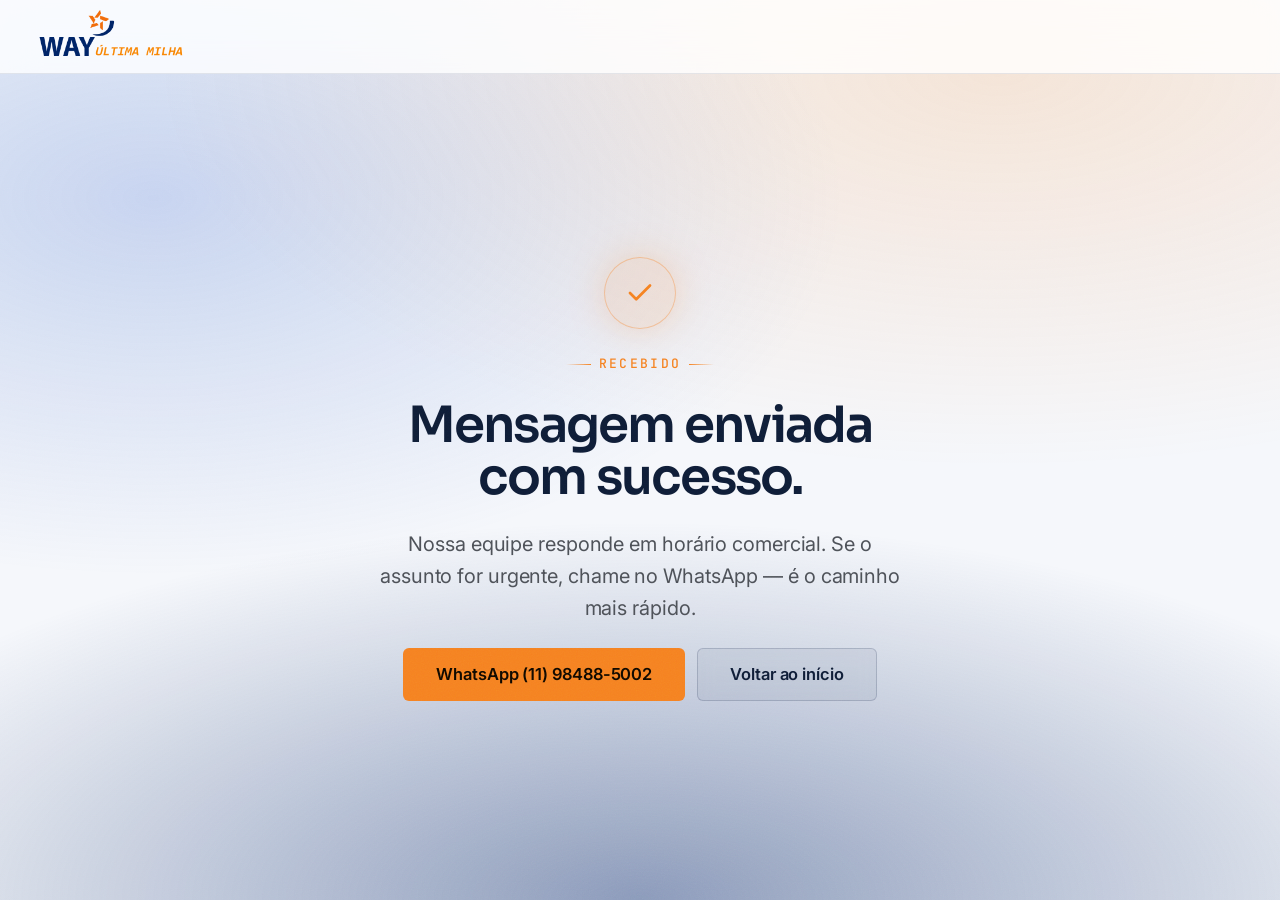
<file: obrigado.html>
<!DOCTYPE html>
<html lang="pt-BR">

<head>
  <meta charset="UTF-8">
  <script>
    /* Marca que o JS está vivo. Todo estado inicial escondido (revelações,
       máscaras de linha, preloader) é escopado em `.js` no CSS — se este script
       não rodar, a página nasce inteira em vez de ficar em branco. */
    document.documentElement.classList.add('js');
  </script>
  <meta name="viewport" content="width=device-width, initial-scale=1.0">
  <title>Mensagem enviada — Way Última Milha</title>
  <meta name="description" content="Recebemos a sua mensagem. A equipe da Way Última Milha responde em horário comercial.">
  <meta name="robots" content="noindex, follow">
  <meta name="theme-color" content="#050a16">

  <link rel="icon" href="assets/img/Logotipo-Way-Final.png" type="image/png">
  <link rel="preconnect" href="https://fonts.googleapis.com">
  <link rel="preconnect" href="https://fonts.gstatic.com" crossorigin>
  <link rel="stylesheet"
    href="https://fonts.googleapis.com/css2?family=Sora:wght@300;400;600;700&family=Inter:wght@400;500;600&family=JetBrains+Mono:wght@400;500;600&display=swap">
  <link rel="stylesheet" href="assets/css/way.css">
</head>

<body>
  <div class="gl-fallback" aria-hidden="true"></div>
  <div class="vignette" aria-hidden="true"></div>
  <div class="atmo" aria-hidden="true"></div>

  <header class="nav is-stuck">
    <div class="shell nav__inner">
      <a class="nav__logo" href="index.html" aria-label="Way Última Milha — página inicial">
        <img src="assets/img/Logotipo-Way-Final.png" alt="Way Última Milha" width="500" height="250">
      </a>
    </div>
  </header>

  <main class="page standalone">
    <div class="standalone__mark" aria-hidden="true">
      <svg viewBox="0 0 24 24" fill="none" stroke="currentColor" stroke-width="2.2" stroke-linecap="round"
        stroke-linejoin="round">
        <path d="M20 6 9 17l-5-5" />
      </svg>
    </div>
    <p class="eyebrow eyebrow--center">Recebido</p>
    <h1>Mensagem enviada com sucesso.</h1>
    <p class="lead">Nossa equipe responde em horário comercial. Se o assunto for urgente, chame no
      WhatsApp — é o caminho mais rápido.</p>
    <div class="cta__row">
      <a class="btn btn--lg" href="https://api.whatsapp.com/send?phone=5511984885002" target="_blank"
        rel="noopener">WhatsApp (11) 98488-5002</a>
      <a class="btn btn--lg btn--ghost" href="index.html">Voltar ao início</a>
    </div>
  </main>
</body>

</html>
</file>
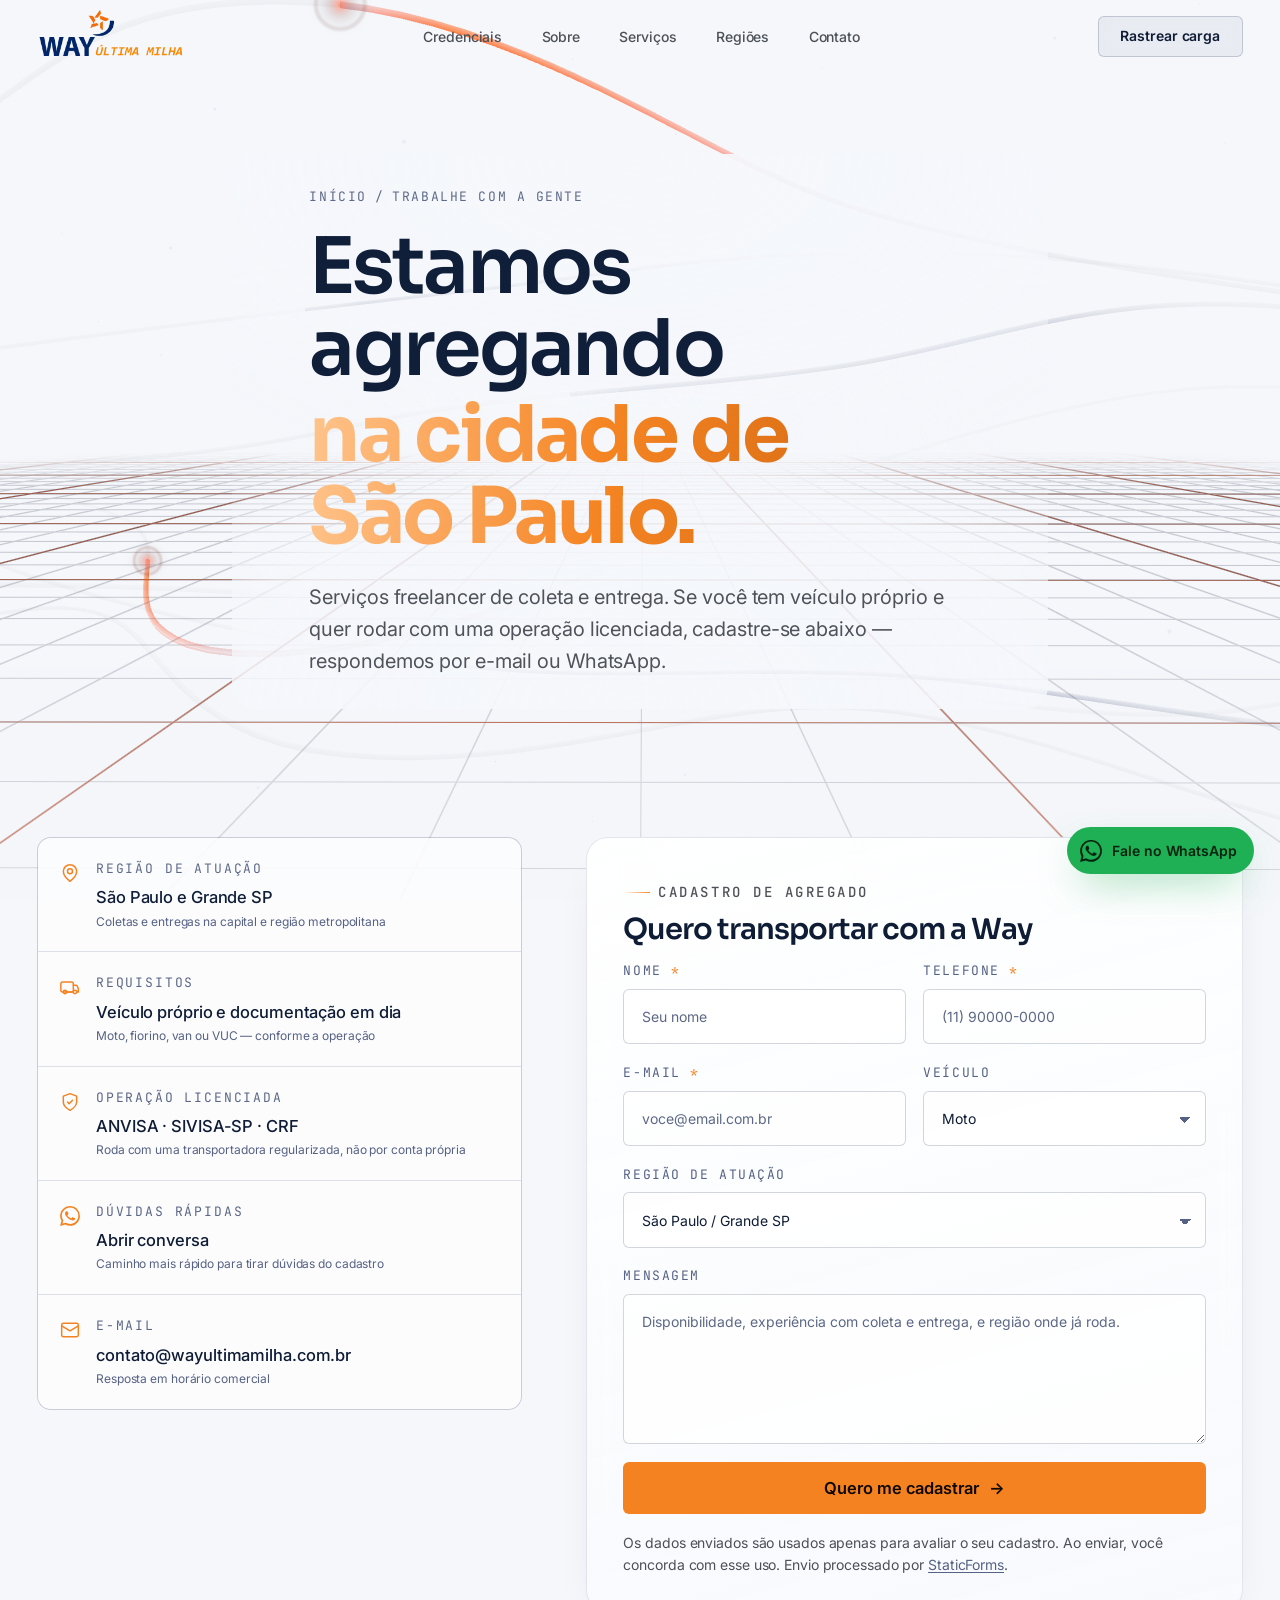
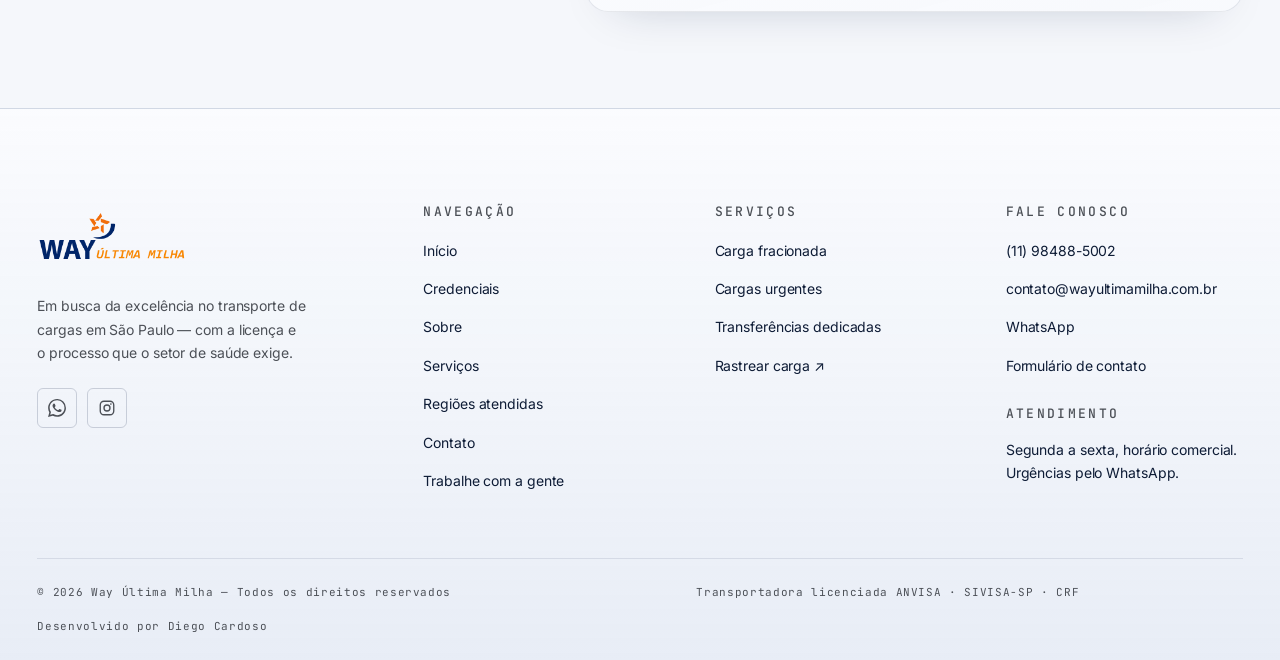
<file: trabalhe-com-a-gente.html>
<!DOCTYPE html>
<html lang="pt-BR">

<head>
  <meta charset="UTF-8">
  <script>
    /* Marca que o JS está vivo. Todo estado inicial escondido (revelações,
       máscaras de linha, preloader) é escopado em `.js` no CSS — se este script
       não rodar, a página nasce inteira em vez de ficar em branco. */
    document.documentElement.classList.add('js');
  </script>
  <meta name="viewport" content="width=device-width, initial-scale=1.0">

  <title>Trabalhe com a gente — agregados e freelancers | Way Última Milha</title>
  <meta name="description"
    content="Cadastre-se como agregado ou freelancer de coleta e entrega com a Way Última Milha em São Paulo. Veículo próprio, documentação em dia e operação licenciada.">
  <meta name="robots" content="index, follow">
  <meta name="theme-color" content="#050a16">
  <link rel="canonical" href="https://wayultimamilha.com.br/trabalhe-com-a-gente.html">

  <meta property="og:type" content="website">
  <meta property="og:site_name" content="Way Última Milha">
  <meta property="og:locale" content="pt_BR">
  <meta property="og:url" content="https://wayultimamilha.com.br/trabalhe-com-a-gente.html">
  <meta property="og:title" content="Trabalhe com a gente — Way Última Milha">
  <meta property="og:description"
    content="Serviços freelancer de coleta e entrega em São Paulo. Tem veículo próprio? Cadastre-se e rode com uma operação licenciada.">
  <meta property="og:image" content="https://wayultimamilha.com.br/assets/img/Agregando.jpg">

  <link rel="icon" href="assets/img/Logotipo-Way-Final.png" type="image/png">
  <link rel="apple-touch-icon" href="assets/img/Logotipo-Way-Final.png">

  <link rel="preconnect" href="https://fonts.googleapis.com">
  <link rel="preconnect" href="https://fonts.gstatic.com" crossorigin>
  <link rel="stylesheet"
    href="https://fonts.googleapis.com/css2?family=Sora:wght@300;400;600;700&family=Inter:wght@400;500;600&family=JetBrains+Mono:wght@400;500;600&display=swap">
  <link rel="stylesheet" href="assets/css/way.css">

  <script type="application/ld+json">
  {
    "@context": "https://schema.org",
    "@type": "WebPage",
    "name": "Trabalhe com a gente — Way Última Milha",
    "url": "https://wayultimamilha.com.br/trabalhe-com-a-gente.html",
    "description": "Cadastro de agregados e freelancers de coleta e entrega para a Way Última Milha em São Paulo.",
    "about": {
      "@type": "Organization",
      "name": "Way Última Milha",
      "telephone": "+55-11-98488-5002",
      "email": "contato@wayultimamilha.com.br",
      "url": "https://wayultimamilha.com.br/"
    }
  }
  </script>
</head>

<body>
  <a class="skip-link" href="#main">Ir para o conteúdo</a>

  <div class="preloader">
    <img class="preloader__logo" src="assets/img/Logotipo-Way-Final.png"
      alt="Way Última Milha" width="500" height="250">
    <div class="preloader__bar"><span></span></div>
    <p class="preloader__pct">000%</p>
  </div>

  <script>
    /* Se o módulo principal não assumir o preloader em 6s, esta rede o remove.
       Cobre import maps sem suporte, 404 no bundle, bloqueio de proxy e
       abertura direta por file:// (onde módulos ES são barrados por CORS). */
    setTimeout(function () {
      var pre = document.querySelector('.preloader');
      if (!pre || pre.classList.contains('is-done')) return;
      pre.classList.add('is-done');
      document.body.classList.remove('is-locked');
      document.documentElement.classList.remove('js');
      var gl = document.getElementById('gl');
      if (gl) gl.remove();
    }, 6000);
  </script>

  <div class="wipe" aria-hidden="true"></div>

  <!-- Poster estático primeiro, canvas depois: o canvas é opaco e, quando
       ganha .is-ready, cobre o poster. Sem WebGL o JS remove o canvas; sem JS
       ele nunca acende. Nos três casos sobra um fundo desenhado, nunca um
       retângulo chapado. -->
  <div class="gl-fallback" aria-hidden="true"></div>
  <canvas id="gl" aria-hidden="true"></canvas>
  <div class="vignette" aria-hidden="true"></div>
  <div class="atmo" aria-hidden="true"></div>
  <div class="progress" aria-hidden="true"></div>

  <header class="nav">
    <div class="shell nav__inner">
      <a class="nav__logo" href="index.html" aria-label="Way Última Milha — página inicial">
        <img src="assets/img/Logotipo-Way-Final.png" alt="Way Última Milha" width="500" height="250">
      </a>

      <nav class="nav__links" aria-label="Navegação principal">
        <a class="nav__link" href="index.html#credenciais">Credenciais</a>
        <a class="nav__link" href="index.html#sobre">Sobre</a>
        <a class="nav__link" href="index.html#servicos">Serviços</a>
        <a class="nav__link" href="index.html#regioes">Regiões</a>
        <a class="nav__link" href="contato.html">Contato</a>
      </nav>

      <div class="nav__actions">
        <a class="btn btn--ghost" href="https://www.waysistemalogistico.com.br/" target="_blank"
          rel="noopener">Rastrear carga</a>
        <button class="nav__burger" type="button" aria-expanded="false" aria-controls="drawer"
          aria-label="Abrir menu">
          <span></span><span></span>
        </button>
      </div>
    </div>
  </header>

  <nav class="drawer" id="drawer" aria-label="Navegação mobile">
    <a class="drawer__link" href="index.html"><i>01</i> Início</a>
    <a class="drawer__link" href="index.html#credenciais"><i>02</i> Credenciais</a>
    <a class="drawer__link" href="index.html#servicos"><i>03</i> Serviços</a>
    <a class="drawer__link" href="index.html#regioes"><i>04</i> Regiões</a>
    <a class="drawer__link" href="contato.html"><i>05</i> Contato</a>
    <a class="drawer__link" href="trabalhe-com-a-gente.html"><i>06</i> Trabalhe com a gente</a>
    <div class="drawer__foot">
      <a href="tel:+5511984885002">(11) 98488-5002</a>
      <a href="mailto:contato@wayultimamilha.com.br">contato@wayultimamilha.com.br</a>
    </div>
  </nav>

  <main class="page" id="main" data-gl-hero>

    <section class="pagehead">
      <div class="rules" aria-hidden="true"></div>
      <div class="shell pagehead__inner">
        <nav class="crumbs" aria-label="Trilha de navegação">
          <a href="index.html">Início</a> <span aria-hidden="true">/</span> <span>Trabalhe com a gente</span>
        </nav>
        <h1 data-lines>
          <span class="line-mask"><span>Estamos agregando</span></span>
          <span class="line-mask"><b class="grad-orange">na cidade de São Paulo.</b></span>
        </h1>
        <p class="lead">
          Serviços freelancer de coleta e entrega. Se você tem veículo próprio e quer rodar com uma
          operação licenciada, cadastre-se abaixo — respondemos por e-mail ou WhatsApp.
        </p>
      </div>
    </section>

    <section class="section section--tight">
      <div class="shell contact">

        <div>
          <dl class="contact__panel">
            <div class="contact__item">
              <svg viewBox="0 0 24 24" fill="none" stroke="currentColor" stroke-width="1.8"
                stroke-linecap="round" stroke-linejoin="round" aria-hidden="true">
                <path d="M20 10c0 6-8 12-8 12s-8-6-8-12a8 8 0 0 1 16 0Z" />
                <circle cx="12" cy="10" r="3" />
              </svg>
              <dt>Região de atuação</dt>
              <dd>São Paulo e Grande SP
                <small>Coletas e entregas na capital e região metropolitana</small>
              </dd>
            </div>

            <div class="contact__item">
              <svg viewBox="0 0 24 24" fill="none" stroke="currentColor" stroke-width="1.8"
                stroke-linecap="round" stroke-linejoin="round" aria-hidden="true">
                <rect x="1" y="6" width="15" height="12" rx="2" />
                <path d="M16 10h3.5a1 1 0 0 1 .9.55L22 14v4h-2M16 18H8" />
                <circle cx="6" cy="18" r="2" />
                <circle cx="18" cy="18" r="2" />
              </svg>
              <dt>Requisitos</dt>
              <dd>Veículo próprio e documentação em dia
                <small>Moto, fiorino, van ou VUC — conforme a operação</small>
              </dd>
            </div>

            <div class="contact__item">
              <svg viewBox="0 0 24 24" fill="none" stroke="currentColor" stroke-width="1.8"
                stroke-linecap="round" stroke-linejoin="round" aria-hidden="true">
                <path d="M12 22s8-4 8-10V5l-8-3-8 3v7c0 6 8 10 8 10Z" />
                <path d="m9 12 2 2 4-4" />
              </svg>
              <dt>Operação licenciada</dt>
              <dd>ANVISA · SIVISA-SP · CRF
                <small>Roda com uma transportadora regularizada, não por conta própria</small>
              </dd>
            </div>

            <div class="contact__item">
              <svg viewBox="0 0 24 24" fill="currentColor" aria-hidden="true">
                <path
                  d="M17.472 14.382c-.297-.149-1.758-.867-2.03-.967-.273-.099-.471-.148-.67.15-.197.297-.767.966-.966 1.164-.199.199-.397.223-.694.075-.297-.15-1.255-.463-2.39-1.475-.883-.788-1.48-1.761-1.653-2.059-.173-.297-.018-.458.13-.606.134-.133.347-.446.52-.644.174-.198.232-.34.347-.567.116-.226.058-.42-.024-.567-.082-.149-.67-1.611-.916-2.206-.242-.579-.487-.501-.669-.51-.173-.008-.371-.01-.57-.01-.198 0-.52.074-.792.372-.272.297-1.04 1.016-1.04 2.479 0 1.462 1.065 2.875 1.213 3.074.149.198 2.096 3.2 5.077 4.487.709.306 1.262.489 1.694.625.712.227 1.36.195 1.872.118.571-.085 1.758-.719 2.006-1.413.248-.694.248-1.29.173-1.414-.074-.124-.272-.198-.57-.347m-5.421 7.403h-.004a9.87 9.87 0 0 1-5.031-1.378l-.361-.214-3.741.982.998-3.648-.235-.374a9.86 9.86 0 0 1-1.51-5.26c.001-5.45 4.436-9.884 9.888-9.884 2.64 0 5.122 1.03 6.988 2.898a9.825 9.825 0 0 1 2.893 6.994c-.003 5.45-4.437 9.884-9.885 9.884m8.413-18.297A11.815 11.815 0 0 0 12.05 0C5.495 0 .16 5.335.157 11.892c0 2.096.547 4.142 1.588 5.945L.057 24l6.305-1.654a11.882 11.882 0 0 0 5.683 1.448h.005c6.554 0 11.89-5.335 11.893-11.893a11.821 11.821 0 0 0-3.48-8.413Z" />
              </svg>
              <dt>Dúvidas rápidas</dt>
              <dd><a href="https://api.whatsapp.com/send?phone=5511984885002" target="_blank"
                  rel="noopener">Abrir conversa</a>
                <small>Caminho mais rápido para tirar dúvidas do cadastro</small>
              </dd>
            </div>

            <div class="contact__item">
              <svg viewBox="0 0 24 24" fill="none" stroke="currentColor" stroke-width="1.8"
                stroke-linecap="round" stroke-linejoin="round" aria-hidden="true">
                <rect x="2" y="4" width="20" height="16" rx="2" />
                <path d="m2 7 10 6 10-6" />
              </svg>
              <dt>E-mail</dt>
              <dd><a href="mailto:contato@wayultimamilha.com.br">contato@wayultimamilha.com.br</a>
                <small>Resposta em horário comercial</small>
              </dd>
            </div>
          </dl>
        </div>

        <div class="card">
          <div>
            <p class="eyebrow">Cadastro de agregado</p>
            <h2 style="font-size:var(--fs-h3);margin-top:.6rem">Quero transportar com a Way</h2>
          </div>

          <form class="form" data-form action="https://api.staticforms.xyz/submit" method="post"
            novalidate>
            <input type="hidden" name="accessKey" value="84bb621b-5db3-45c3-95ca-0c4aa116848b">
            <input type="hidden" name="subject" value="Cadastro de agregado pelo site — wayultimamilha.com.br">
            <input type="hidden" name="redirectTo" value="https://wayultimamilha.com.br/obrigado.html">
            <div class="honeypot" aria-hidden="true">
              <label for="honeypot">Não preencha</label>
              <input type="text" name="honeypot" id="honeypot" tabindex="-1" autocomplete="off">
            </div>

            <div class="form__row">
              <div class="field">
                <label for="nome">Nome <span aria-hidden="true">*</span></label>
                <input type="text" id="nome" name="name" placeholder="Seu nome" required
                  autocomplete="given-name">
                <p class="field__err" aria-live="polite"></p>
              </div>
              <div class="field">
                <label for="tel">Telefone <span aria-hidden="true">*</span></label>
                <input type="tel" id="tel" name="$Telefone" placeholder="(11) 90000-0000" required
                  autocomplete="tel" inputmode="tel">
                <p class="field__err" aria-live="polite"></p>
              </div>
            </div>

            <div class="form__row">
              <div class="field">
                <label for="email">E-mail <span aria-hidden="true">*</span></label>
                <input type="email" id="email" name="replyTo" placeholder="voce@email.com.br" required
                  autocomplete="email">
                <p class="field__err" aria-live="polite"></p>
              </div>
              <div class="field">
                <label for="veiculo">Veículo</label>
                <select id="veiculo" name="$Veiculo">
                  <option value="Moto">Moto</option>
                  <option value="Fiorino / Utilitário">Fiorino / Utilitário</option>
                  <option value="Van">Van</option>
                  <option value="VUC">VUC</option>
                  <option value="Caminhão 3/4">Caminhão 3/4</option>
                  <option value="Ainda não tenho">Ainda não tenho</option>
                </select>
              </div>
            </div>

            <div class="field">
              <label for="regiao">Região de atuação</label>
              <select id="regiao" name="$Regiao">
                <option value="São Paulo / Grande SP">São Paulo / Grande SP</option>
                <option value="Campinas">Campinas e região</option>
                <option value="Sorocaba">Sorocaba e região</option>
                <option value="Baixada Santista">Baixada Santista</option>
                <option value="Vale da Ribeira">Vale da Ribeira</option>
                <option value="Outra">Outra</option>
              </select>
            </div>

            <div class="field">
              <label for="message">Mensagem</label>
              <textarea id="message" name="message" minlength="12" required
                placeholder="Disponibilidade, experiência com coleta e entrega, e região onde já roda."></textarea>
              <p class="field__err" aria-live="polite"></p>
            </div>

            <div class="form__status">
              <svg viewBox="0 0 24 24" fill="none" stroke="currentColor" stroke-width="2"
                stroke-linecap="round" stroke-linejoin="round" aria-hidden="true">
                <circle cx="12" cy="12" r="10" />
                <path d="M12 8v4M12 16h.01" />
              </svg>
              <p data-status-text></p>
            </div>

            <button class="btn btn--lg btn--block" type="submit">
              Quero me cadastrar <span class="btn__arrow">→</span>
            </button>

            <p class="form__note">
              Os dados enviados são usados apenas para avaliar o seu cadastro. Ao enviar, você
              concorda com esse uso. Envio processado por
              <a href="https://www.staticforms.xyz/" target="_blank" rel="noopener nofollow">StaticForms</a>.
            </p>
          </form>
        </div>
      </div>
    </section>

  </main>

  <footer class="footer">
    <div class="shell">
      <div class="footer__grid">
        <div class="footer__brand">
          <img src="assets/img/Logotipo-Way-Final.png" alt="Way Última Milha" width="500" height="250"
            loading="lazy">
          <p>Em busca da excelência no transporte de cargas em São Paulo — com a licença e o
            processo que o setor de saúde exige.</p>
          <div class="footer__social">
            <a href="https://api.whatsapp.com/send?phone=5511984885002" target="_blank" rel="noopener"
              aria-label="WhatsApp">
              <svg viewBox="0 0 24 24" fill="currentColor" aria-hidden="true">
                <path
                  d="M17.472 14.382c-.297-.149-1.758-.867-2.03-.967-.273-.099-.471-.148-.67.15-.197.297-.767.966-.966 1.164-.199.199-.397.223-.694.075-.297-.15-1.255-.463-2.39-1.475-.883-.788-1.48-1.761-1.653-2.059-.173-.297-.018-.458.13-.606.134-.133.347-.446.52-.644.174-.198.232-.34.347-.567.116-.226.058-.42-.024-.567-.082-.149-.67-1.611-.916-2.206-.242-.579-.487-.501-.669-.51-.173-.008-.371-.01-.57-.01-.198 0-.52.074-.792.372-.272.297-1.04 1.016-1.04 2.479 0 1.462 1.065 2.875 1.213 3.074.149.198 2.096 3.2 5.077 4.487.709.306 1.262.489 1.694.625.712.227 1.36.195 1.872.118.571-.085 1.758-.719 2.006-1.413.248-.694.248-1.29.173-1.414-.074-.124-.272-.198-.57-.347m-5.421 7.403h-.004a9.87 9.87 0 0 1-5.031-1.378l-.361-.214-3.741.982.998-3.648-.235-.374a9.86 9.86 0 0 1-1.51-5.26c.001-5.45 4.436-9.884 9.888-9.884 2.64 0 5.122 1.03 6.988 2.898a9.825 9.825 0 0 1 2.893 6.994c-.003 5.45-4.437 9.884-9.885 9.884m8.413-18.297A11.815 11.815 0 0 0 12.05 0C5.495 0 .16 5.335.157 11.892c0 2.096.547 4.142 1.588 5.945L.057 24l6.305-1.654a11.882 11.882 0 0 0 5.683 1.448h.005c6.554 0 11.89-5.335 11.893-11.893a11.821 11.821 0 0 0-3.48-8.413Z" />
              </svg>
            </a>
            <a href="https://www.instagram.com/way_ultima_milha/" target="_blank" rel="noopener"
              aria-label="Instagram">
              <svg viewBox="0 0 24 24" fill="none" stroke="currentColor" stroke-width="1.8"
                stroke-linecap="round" aria-hidden="true">
                <rect x="3" y="3" width="18" height="18" rx="5" />
                <circle cx="12" cy="12" r="4" />
                <circle cx="17.2" cy="6.8" r="1.1" fill="currentColor" stroke="none" />
              </svg>
            </a>
          </div>
        </div>

        <div class="footer__col">
          <h4>Navegação</h4>
          <ul>
            <li><a href="index.html">Início</a></li>
            <li><a href="index.html#credenciais">Credenciais</a></li>
            <li><a href="index.html#sobre">Sobre</a></li>
            <li><a href="index.html#servicos">Serviços</a></li>
            <li><a href="index.html#regioes">Regiões atendidas</a></li>
            <li><a href="contato.html">Contato</a></li>
            <li><a href="trabalhe-com-a-gente.html">Trabalhe com a gente</a></li>
          </ul>
        </div>

        <div class="footer__col">
          <h4>Serviços</h4>
          <ul>
            <li><a href="index.html#servicos">Carga fracionada</a></li>
            <li><a href="index.html#servicos">Cargas urgentes</a></li>
            <li><a href="index.html#servicos">Transferências dedicadas</a></li>
            <li><a href="https://www.waysistemalogistico.com.br/" target="_blank" rel="noopener">Rastrear
                carga ↗</a></li>
          </ul>
        </div>

        <div class="footer__col">
          <h4>Fale conosco</h4>
          <ul>
            <li><a href="tel:+5511984885002">(11) 98488-5002</a></li>
            <li><a href="mailto:contato@wayultimamilha.com.br">contato@wayultimamilha.com.br</a></li>
            <li><a href="https://api.whatsapp.com/send?phone=5511984885002" target="_blank"
                rel="noopener">WhatsApp</a></li>
            <li><a href="contato.html">Formulário de contato</a></li>
          </ul>
          <h4 style="margin-top:1.75rem">Atendimento</h4>
          <p>Segunda a sexta, horário comercial. Urgências pelo WhatsApp.</p>
        </div>
      </div>

      <div class="footer__bottom">
        <p>© <span id="year">2026</span> Way Última Milha — Todos os direitos reservados</p>
        <p>Transportadora licenciada ANVISA · SIVISA-SP · CRF</p>
        <p>Desenvolvido por Diego Cardoso</p>
      </div>
    </div>
  </footer>

  <a class="wa" href="https://api.whatsapp.com/send?phone=5511984885002" target="_blank" rel="noopener"
    aria-label="Falar no WhatsApp">
    <svg viewBox="0 0 24 24" fill="currentColor" aria-hidden="true">
      <path
        d="M17.472 14.382c-.297-.149-1.758-.867-2.03-.967-.273-.099-.471-.148-.67.15-.197.297-.767.966-.966 1.164-.199.199-.397.223-.694.075-.297-.15-1.255-.463-2.39-1.475-.883-.788-1.48-1.761-1.653-2.059-.173-.297-.018-.458.13-.606.134-.133.347-.446.52-.644.174-.198.232-.34.347-.567.116-.226.058-.42-.024-.567-.082-.149-.67-1.611-.916-2.206-.242-.579-.487-.501-.669-.51-.173-.008-.371-.01-.57-.01-.198 0-.52.074-.792.372-.272.297-1.04 1.016-1.04 2.479 0 1.462 1.065 2.875 1.213 3.074.149.198 2.096 3.2 5.077 4.487.709.306 1.262.489 1.694.625.712.227 1.36.195 1.872.118.571-.085 1.758-.719 2.006-1.413.248-.694.248-1.29.173-1.414-.074-.124-.272-.198-.57-.347m-5.421 7.403h-.004a9.87 9.87 0 0 1-5.031-1.378l-.361-.214-3.741.982.998-3.648-.235-.374a9.86 9.86 0 0 1-1.51-5.26c.001-5.45 4.436-9.884 9.888-9.884 2.64 0 5.122 1.03 6.988 2.898a9.825 9.825 0 0 1 2.893 6.994c-.003 5.45-4.437 9.884-9.885 9.884m8.413-18.297A11.815 11.815 0 0 0 12.05 0C5.495 0 .16 5.335.157 11.892c0 2.096.547 4.142 1.588 5.945L.057 24l6.305-1.654a11.882 11.882 0 0 0 5.683 1.448h.005c6.554 0 11.89-5.335 11.893-11.893a11.821 11.821 0 0 0-3.48-8.413Z" />
    </svg>
    <span class="wa__txt">Fale no WhatsApp</span>
  </a>

  <script src="assets/js/vendor/lenis.min.js" defer></script>
  <script type="importmap">
  { "imports": { "three": "./assets/js/vendor/three.module.min.js" } }
  </script>
  <script type="module" src="assets/js/main.js"></script>
  <script>document.getElementById('year').textContent = new Date().getFullYear();</script>
</body>

</html>
</file>
<file: assets/css/way.css>
@charset "UTF-8";
/* ===========================================================================
   WAY ÚLTIMA MILHA · Design System
   Light tech · fundo claro, navy #0B2A6B + laranja #F58220 (cores extraídas do logotipo)
   =========================================================================== */

/* ---------------------------------------------------------------- 1. RESET */

*,
*::before,
*::after {
  box-sizing: border-box;
}

* {
  margin: 0;
  padding: 0;
}

html {
  -webkit-text-size-adjust: 100%;
  text-size-adjust: 100%;
  scroll-behavior: smooth;
  /* `clip` em vez de `hidden`: não cria contexto de rolagem, então position:
     fixed e sticky continuam funcionando. */
  overflow-x: clip;
}

/* Lenis assume o controle do scroll; quando ativo, desliga o nativo. */
html.lenis,
html.lenis body {
  height: auto;
}

.lenis.lenis-smooth {
  scroll-behavior: auto !important;
}

.lenis.lenis-stopped {
  overflow: hidden;
}

img,
picture,
svg,
canvas,
video {
  display: block;
  max-width: 100%;
}

img {
  height: auto;
}

input,
button,
textarea,
select {
  font: inherit;
  color: inherit;
}

button {
  background: none;
  border: 0;
  cursor: pointer;
}

a {
  color: inherit;
  text-decoration: none;
}

ul,
ol {
  list-style: none;
}

:where(h1, h2, h3, h4) {
  text-wrap: balance;
  font-weight: 600;
  line-height: 1.05;
}

p {
  text-wrap: pretty;
}

/* --------------------------------------------------------------- 2. TOKENS */

:root {
  /* — Cor: base — */
  --void: #e8edf6;
  --bg: #f5f7fb;
  --bg-2: #eef2f9;
  --bg-3: #e6ecf7;
  --surface: #ffffff;
  --surface-2: #f2f5fa;

  /* — Cor: marca — */
  --navy: #0b2a6b;
  --navy-600: #123a8f;
  --navy-400: #2358c9;
  --orange: #f58220;
  --orange-400: #ff9c3f;
  --orange-200: #ffc38a;

  /* — Cor: texto — */
  --text: #0e1c36;
  --text-2: #4c5057;
  /* --muted e --faint eram claros demais pra fundo claro (herdados do tema
     escuro, onde precisavam recuar contra o preto). Contraste contra --bg:
     --muted ~5.2:1, --faint ~4.6:1 — os dois acima do mínimo AA (4.5:1). */
  --muted: #566285;
  --faint: #5c6886;

  /* — Cor: traços — */
  --line: rgb(15 32 68 / 10%);
  --line-2: rgb(15 32 68 / 18%);
  --glass: rgb(255 255 255 / 68%);
  --glass-2: rgb(255 255 255 / 82%);

  /* — Glow — */
  --glow-orange: 0 0 40px -6px rgb(245 130 32 / 35%);
  --glow-navy: 0 0 60px -10px rgb(35 88 201 / 28%);

  /* — Tipografia — */
  --font-display: 'Sora', 'Segoe UI', system-ui, sans-serif;
  --font-body: 'Inter', system-ui, -apple-system, 'Segoe UI', sans-serif;
  --font-mono: 'JetBrains Mono', ui-monospace, 'SFMono-Regular', monospace;

  /* Escala fluida 320px → 1440px */
  --fs-eyebrow: clamp(0.688rem, 0.63rem + 0.29vw, 0.813rem);
  --fs-sm: clamp(0.813rem, 0.78rem + 0.16vw, 0.875rem);
  --fs-base: clamp(0.938rem, 0.9rem + 0.19vw, 1.031rem);
  --fs-lead: clamp(1.063rem, 0.98rem + 0.41vw, 1.25rem);
  --fs-h4: clamp(1.125rem, 1.03rem + 0.47vw, 1.375rem);
  --fs-h3: clamp(1.375rem, 1.2rem + 0.86vw, 1.813rem);
  --fs-h2: clamp(1.938rem, 1.5rem + 2.2vw, 3.125rem);
  --fs-h1: clamp(2.5rem, 1.55rem + 4.76vw, 4.875rem);
  --fs-display: clamp(3rem, 1.2rem + 9vw, 8rem);

  /* — Espaço — */
  --shell: 1280px;
  --gutter: clamp(1.25rem, 0.9rem + 1.8vw, 2.5rem);
  --section-y: clamp(5rem, 3rem + 10vw, 10rem);

  /* — Forma — */
  --r-xs: 3px;
  --r-sm: 6px;
  --r-md: 14px;
  --r-lg: 22px;
  --r-xl: 32px;

  /* — Movimento — */
  --ease-out: cubic-bezier(0.16, 1, 0.3, 1);
  --ease-io: cubic-bezier(0.65, 0, 0.35, 1);
  --dur: 0.6s;

  --nav-h: 74px;
  color-scheme: light;
}

/* ----------------------------------------------------------------- 3. BASE */

body {
  min-height: 100vh;
  background: var(--bg);
  color: var(--text);
  font-family: var(--font-body);
  font-size: var(--fs-base);
  font-weight: 400;
  line-height: 1.65;
  letter-spacing: -0.006em;
  overflow-x: clip;
  -webkit-font-smoothing: antialiased;
  text-rendering: optimizeLegibility;
}

body.is-locked {
  overflow: hidden;
}

::selection {
  background: var(--orange);
  color: #0a0600;
}

:focus-visible {
  outline: 2px solid var(--orange-400);
  outline-offset: 3px;
  border-radius: var(--r-xs);
}

.sr-only {
  position: absolute;
  width: 1px;
  height: 1px;
  overflow: hidden;
  clip-path: inset(50%);
  white-space: nowrap;
}

.skip-link {
  position: fixed;
  top: 0.75rem;
  left: 0.75rem;
  z-index: 999;
  padding: 0.7rem 1.1rem;
  background: var(--orange);
  color: #0a0600;
  font-size: var(--fs-sm);
  font-weight: 600;
  border-radius: var(--r-sm);
  transform: translateY(-160%);
  transition: transform 0.25s var(--ease-out);
}

.skip-link:focus-visible {
  transform: none;
}

/* --------------------------------------------------------- 4. TIPOGRAFIA */

h1,
h2,
h3,
h4 {
  font-family: var(--font-display);
  letter-spacing: -0.035em;
}

h1 {
  font-size: var(--fs-h1);
}

h2 {
  font-size: var(--fs-h2);
}

h3 {
  font-size: var(--fs-h3);
}

h4 {
  font-size: var(--fs-h4);
}

.eyebrow {
  display: inline-flex;
  align-items: center;
  gap: 0.6em;
  font-family: var(--font-mono);
  font-size: var(--fs-eyebrow);
  font-weight: 500;
  letter-spacing: 0.18em;
  text-transform: uppercase;
  color: var(--orange);
}

.eyebrow::before {
  content: '';
  width: 1.9em;
  height: 1px;
  background: linear-gradient(90deg, transparent, var(--orange));
}

.eyebrow--center::after {
  content: '';
  width: 1.9em;
  height: 1px;
  background: linear-gradient(270deg, transparent, var(--orange));
}

.lead {
  font-size: var(--fs-lead);
  line-height: 1.6;
  color: var(--text-2);
}

.muted {
  color: var(--muted);
}

.grad-orange {
  background: linear-gradient(96deg, var(--orange-200) 0%, var(--orange) 44%, #c95f0c 100%);
  -webkit-background-clip: text;
  background-clip: text;
  color: transparent;
}

.grad-steel {
  /* Antes ia até uma cor translúcida — sobre fundo claro isso lia como texto
     cortado/quebrado em vez de um degradê proposital. Aqui os dois pontos
     são opacos, só muda o tom. */
  background: linear-gradient(180deg, var(--text) 20%, var(--muted) 100%);
  -webkit-background-clip: text;
  background-clip: text;
  color: transparent;
}

/* ---------------------------------------------------------------- 5. LAYOUT */

.shell {
  width: 100%;
  max-width: var(--shell);
  margin-inline: auto;
  padding-inline: var(--gutter);
}

.section {
  position: relative;
  padding-block: var(--section-y);
}

.section--tight {
  padding-block: clamp(3.5rem, 2rem + 6vw, 6rem);
}

/* Réguas verticais nas bordas do container — assinatura "tech".
   Desativadas: em seções de duas colunas o conteúdo já toca a borda e a
   régua cortava os cards no meio em vez de servir de moldura. */
.rules {
  display: none;
}

.rules::before,
.rules::after {
  content: '';
  position: absolute;
  top: 0;
  bottom: 0;
  width: 1px;
  background: linear-gradient(180deg, transparent, var(--line) 12%, var(--line) 88%, transparent);
}

.rules::before {
  left: var(--gutter);
}

.rules::after {
  right: var(--gutter);
}

.section-head {
  position: relative;
  display: grid;
  gap: 1.15rem;
  max-width: 44rem;
  margin-bottom: clamp(2.5rem, 1.5rem + 3.5vw, 4.5rem);
}

/* Véu atrás do título/parágrafo de cada seção: a cena 3D passa por trás do
   texto e, sem isso, as arestas dos volumes cruzam as letras. Absoluto de
   propósito — fora do fluxo, não vira item do grid. */
.section-head::before {
  content: '';
  position: absolute;
  inset: -1.5rem -2.5rem;
  z-index: -1;
  pointer-events: none;
  border-radius: var(--r-lg);
  background: radial-gradient(
    75% 85% at 50% 50%,
    rgb(245 247 251 / 88%) 0%,
    rgb(245 247 251 / 60%) 55%,
    transparent 85%
  );
}

.section-head--center {
  margin-inline: auto;
  text-align: center;
  justify-items: center;
}

.section-index {
  position: absolute;
  top: calc(var(--section-y) * 0.55);
  right: var(--gutter);
  font-family: var(--font-mono);
  font-size: var(--fs-eyebrow);
  letter-spacing: 0.2em;
  color: var(--faint);
  z-index: 1;
}

/* ------------------------------------------------- 6. CAMADA WEBGL / ATMOSFERA */

#gl {
  position: fixed;
  inset: 0;
  z-index: 0;
  width: 100%;
  height: 100%;
  pointer-events: none;
  opacity: 0;
  transition: opacity 1.2s var(--ease-out);
}

#gl.is-ready {
  opacity: 1;
}

/* Poster estático: aparece se WebGL falhar ou reduced-motion estiver ligado */
.gl-fallback {
  position: fixed;
  inset: 0;
  z-index: 0;
  pointer-events: none;
  background:
    radial-gradient(120% 80% at 78% 8%, rgb(245 130 32 / 16%) 0%, transparent 55%),
    radial-gradient(90% 70% at 12% 22%, rgb(35 88 201 / 22%) 0%, transparent 60%),
    radial-gradient(100% 60% at 50% 100%, rgb(11 42 107 / 45%) 0%, transparent 70%);
}

/* Grão + vinheta sobre tudo, para dar textura de filme */
.atmo {
  position: fixed;
  inset: 0;
  z-index: 3;
  pointer-events: none;
  mix-blend-mode: soft-light;
  opacity: 0.5;
  background-image: url("data:image/svg+xml,%3Csvg xmlns='http://www.w3.org/2000/svg' width='140' height='140'%3E%3Cfilter id='n'%3E%3CfeTurbulence type='fractalNoise' baseFrequency='0.85' numOctaves='3'/%3E%3C/filter%3E%3Crect width='140' height='140' filter='url(%23n)' opacity='0.42'/%3E%3C/svg%3E");
}

.vignette {
  position: fixed;
  inset: 0;
  z-index: 2;
  pointer-events: none;
  /* Suave de propósito: mais forte que isso e o fundo claro começa a
     parecer sujo nas bordas em vez de emoldurado. */
  background: radial-gradient(140% 112% at 50% 45%, transparent 60%, rgb(255 255 255 / 65%) 100%);
}

/* Todo o conteúdo vive acima do canvas */
.page {
  position: relative;
  z-index: 1;
}

/* -------------------------------------------------------------- 7. PRELOADER */

html:not(.js) .preloader {
  display: none;
}

.preloader {
  position: fixed;
  inset: 0;
  z-index: 200;
  display: grid;
  place-content: center;
  gap: 2rem;
  justify-items: center;
  background: var(--void);
  transition: opacity 0.8s var(--ease-out), visibility 0.8s;
}

.preloader.is-done {
  opacity: 0;
  visibility: hidden;
}

.preloader__logo {
  width: clamp(140px, 34vw, 210px);
  animation: breathe 2.6s var(--ease-io) infinite;
}

.preloader__bar {
  position: relative;
  width: clamp(180px, 46vw, 280px);
  height: 2px;
  background: rgb(15 32 68 / 14%);
  overflow: hidden;
  border-radius: 2px;
}

.preloader__bar span {
  position: absolute;
  inset: 0 auto 0 0;
  width: 0;
  background: linear-gradient(90deg, var(--navy-400), var(--orange));
  box-shadow: var(--glow-orange);
  transition: width 0.35s var(--ease-out);
}

.preloader__pct {
  font-family: var(--font-mono);
  font-size: var(--fs-eyebrow);
  letter-spacing: 0.28em;
  color: var(--muted);
}

@keyframes breathe {
  0%,
  100% {
    opacity: 0.55;
    transform: scale(0.985);
  }

  50% {
    opacity: 1;
    transform: scale(1);
  }
}

/* ------------------------------------------------- 8. TRANSIÇÃO ENTRE PÁGINAS */

.wipe {
  position: fixed;
  inset: 0;
  z-index: 190;
  pointer-events: none;
  opacity: 0;
  background:
    radial-gradient(80% 120% at 50% 120%, rgb(245 130 32 / 30%), transparent 60%),
    var(--void);
  clip-path: inset(100% 0 0 0);
  transition: clip-path 0.7s var(--ease-io), opacity 0.3s linear;
}

.wipe.is-on {
  opacity: 1;
  clip-path: inset(0 0 0 0);
}

/* --------------------------------------------------------------------- 9. NAV */

.nav {
  position: fixed;
  inset: 0 0 auto;
  z-index: 100;
  height: var(--nav-h);
  display: flex;
  align-items: center;
  transition: background 0.4s var(--ease-out), backdrop-filter 0.4s, border-color 0.4s,
    transform 0.5s var(--ease-out);
  border-bottom: 1px solid transparent;
}

.nav.is-stuck {
  background: rgb(255 255 255 / 80%);
  backdrop-filter: blur(18px) saturate(140%);
  -webkit-backdrop-filter: blur(18px) saturate(140%);
  border-bottom-color: var(--line);
}

.nav.is-hidden {
  transform: translateY(-102%);
}

.nav__inner {
  display: flex;
  align-items: center;
  justify-content: space-between;
  gap: 1.5rem;
  width: 100%;
}

.nav__logo {
  display: block;
  flex: 0 0 auto;
}

.nav__logo img {
  width: clamp(112px, 13vw, 148px);
}

.nav__links {
  display: flex;
  align-items: center;
  gap: clamp(0.25rem, 1.2vw, 1.5rem);
}

.nav__link {
  position: relative;
  display: block;
  padding: 0.5rem 0.75rem;
  font-size: var(--fs-sm);
  font-weight: 500;
  color: var(--text-2);
  transition: color 0.3s;
}

.nav__link::after {
  content: '';
  position: absolute;
  left: 0.75rem;
  right: 0.75rem;
  bottom: 0.15rem;
  height: 1px;
  background: var(--orange);
  transform: scaleX(0);
  transform-origin: left;
  transition: transform 0.4s var(--ease-out);
}

.nav__link:hover,
.nav__link[aria-current='page'] {
  color: var(--text);
}

.nav__link:hover::after,
.nav__link[aria-current='page']::after {
  transform: scaleX(1);
}

.nav__actions {
  display: flex;
  align-items: center;
  gap: 0.6rem;
}

.nav__burger {
  display: none;
  position: relative;
  width: 44px;
  height: 44px;
  border: 1px solid var(--line-2);
  border-radius: var(--r-sm);
}

.nav__burger span {
  position: absolute;
  left: 50%;
  width: 18px;
  height: 1.5px;
  background: var(--text);
  border-radius: 2px;
  transition: transform 0.4s var(--ease-out), opacity 0.25s;
}

.nav__burger span:nth-child(1) {
  top: 17px;
  transform: translateX(-50%);
}

.nav__burger span:nth-child(2) {
  top: 25px;
  transform: translateX(-50%);
}

.nav__burger[aria-expanded='true'] span:nth-child(1) {
  transform: translateX(-50%) translateY(4px) rotate(45deg);
}

.nav__burger[aria-expanded='true'] span:nth-child(2) {
  transform: translateX(-50%) translateY(-4px) rotate(-45deg);
}

/* Painel mobile */
.drawer {
  position: fixed;
  inset: 0;
  z-index: 99;
  display: grid;
  align-content: center;
  gap: 0.25rem;
  padding: 6rem var(--gutter) 3rem;
  background: rgb(255 255 255 / 97%);
  backdrop-filter: blur(22px);
  -webkit-backdrop-filter: blur(22px);
  opacity: 0;
  visibility: hidden;
  transition: opacity 0.45s var(--ease-out), visibility 0.45s;
}

.drawer.is-open {
  opacity: 1;
  visibility: visible;
}

.drawer__link {
  display: flex;
  align-items: baseline;
  gap: 1rem;
  padding: 0.85rem 0;
  border-bottom: 1px solid var(--line);
  font-family: var(--font-display);
  font-size: clamp(1.5rem, 7vw, 2.25rem);
  letter-spacing: -0.035em;
  opacity: 0;
  transform: translateY(18px);
  transition: opacity 0.5s var(--ease-out), transform 0.5s var(--ease-out);
}

.drawer.is-open .drawer__link {
  opacity: 1;
  transform: none;
}

.drawer__link i {
  font-family: var(--font-mono);
  font-size: 0.65rem;
  font-style: normal;
  letter-spacing: 0.18em;
  color: var(--orange);
}

.drawer__foot {
  display: grid;
  gap: 0.35rem;
  margin-top: 2rem;
  font-size: var(--fs-sm);
  color: var(--muted);
}

.drawer__foot a:hover {
  color: var(--orange);
}

/* ------------------------------------------------------------- 10. BOTÕES */

.btn {
  --btn-bg: var(--orange);
  --btn-fg: #100900;

  position: relative;
  display: inline-flex;
  align-items: center;
  justify-content: center;
  gap: 0.6em;
  padding: 0.95em 1.6em;
  font-family: var(--font-body);
  font-size: var(--fs-sm);
  font-weight: 600;
  letter-spacing: -0.005em;
  line-height: 1;
  color: var(--btn-fg);
  background: var(--btn-bg);
  border-radius: var(--r-sm);
  overflow: hidden;
  isolation: isolate;
  white-space: nowrap;
  transition: transform 0.35s var(--ease-out), box-shadow 0.35s var(--ease-out),
    color 0.3s, background 0.3s;
}

.btn::before {
  content: '';
  position: absolute;
  inset: 0;
  z-index: -1;
  background: linear-gradient(100deg, var(--orange-400), var(--orange) 50%, #d96a0d);
  opacity: 0;
  transition: opacity 0.35s;
}

.btn:hover {
  transform: translateY(-2px);
  box-shadow: 0 12px 30px -12px rgb(245 130 32 / 65%), var(--glow-orange);
}

.btn:hover::before {
  opacity: 1;
}

.btn:active {
  transform: translateY(0);
}

.btn--ghost {
  --btn-fg: var(--text);

  background: rgb(15 32 68 / 5%);
  box-shadow: inset 0 0 0 1px var(--line-2);
  backdrop-filter: blur(8px);
  -webkit-backdrop-filter: blur(8px);
}

.btn--ghost::before {
  background: rgb(15 32 68 / 8%);
}

.btn--ghost:hover {
  box-shadow: inset 0 0 0 1px rgb(245 130 32 / 55%), 0 10px 30px -14px rgb(0 0 0 / 80%);
}

.btn--lg {
  padding: 1.1em 2em;
  font-size: var(--fs-base);
}

.btn--block {
  width: 100%;
}

.btn__arrow {
  display: inline-block;
  transition: transform 0.35s var(--ease-out);
}

.btn:hover .btn__arrow {
  transform: translateX(4px);
}

/* Link com sublinhado que corre */
.link-run {
  position: relative;
  display: inline-flex;
  align-items: center;
  gap: 0.45em;
  font-weight: 500;
  color: var(--orange);
}

.link-run::after {
  content: '';
  position: absolute;
  left: 0;
  right: 0;
  bottom: -3px;
  height: 1px;
  background: currentcolor;
  transform: scaleX(0);
  transform-origin: left;
  transition: transform 0.45s var(--ease-out);
}

.link-run:hover::after {
  transform: scaleX(1);
}

/* ---------------------------------------------------------------- 11. HERO */

.hero {
  position: relative;
  display: flex;
  flex-direction: column;
  justify-content: flex-end;
  min-height: 100svh;
  padding-top: calc(var(--nav-h) + 4rem);
  padding-bottom: clamp(1.5rem, 3vh, 3rem);
  overflow: hidden;
}

/* Véu diagonal atrás do texto: a malha 3D é intensa no hero e sem isso o
   parágrafo de apoio disputa contraste com a grade do piso. */
.hero::before {
  content: '';
  position: absolute;
  inset: 0;
  z-index: 0;
  pointer-events: none;
  background: linear-gradient(
    100deg,
    rgb(245 247 251 / 90%) 0%,
    rgb(245 247 251 / 68%) 38%,
    transparent 68%
  );
}

.hero__inner {
  position: relative;
  z-index: 1;
  display: grid;
  gap: clamp(1.5rem, 3vw, 2.5rem);
  max-width: 62rem;
  padding-bottom: clamp(2rem, 6vh, 5rem);
}

.hero h1 {
  font-size: var(--fs-h1);
  font-weight: 300;
  letter-spacing: -0.045em;
  line-height: 0.98;
}

.hero h1 b {
  display: block;
  font-weight: 700;
}

.hero__sub {
  position: relative;
  max-width: 40rem;
}

/* Véu atrás do parágrafo: o gradiente diagonal do .hero::before já ajuda,
   mas nesta faixa mais baixa e central da tela ele já esmaeceu bastante —
   mesma técnica usada em .pagehead__inner e .section-head. */
.hero__sub::before {
  content: '';
  position: absolute;
  inset: -1rem -1.5rem;
  z-index: -1;
  pointer-events: none;
  border-radius: var(--r-lg);
  background: radial-gradient(
    70% 90% at 50% 50%,
    rgb(245 247 251 / 96%) 0%,
    rgb(245 247 251 / 80%) 60%,
    transparent 95%
  );
}

.hero__cta {
  display: flex;
  flex-wrap: wrap;
  gap: 0.75rem;
  align-items: center;
}

/* Revelação por linha, controlada em JS */
.line-mask {
  display: block;
  overflow: hidden;
  padding-bottom: 0.06em;
}

.js .line-mask > * {
  display: block;
  transform: translateY(105%);
}

.js .is-revealed .line-mask > * {
  transform: none;
  transition: transform 1.05s var(--ease-out);
}

.hero__scroll {
  display: inline-flex;
  align-items: center;
  gap: 0.7rem;
  font-family: var(--font-mono);
  font-size: var(--fs-eyebrow);
  letter-spacing: 0.2em;
  text-transform: uppercase;
  color: var(--muted);
}

.hero__scroll i {
  position: relative;
  display: block;
  width: 1px;
  height: 34px;
  background: var(--line-2);
  overflow: hidden;
}

.hero__scroll i::after {
  content: '';
  position: absolute;
  inset: 0 0 auto;
  height: 40%;
  background: var(--orange);
  animation: railRun 1.9s var(--ease-io) infinite;
}

@keyframes railRun {
  0% {
    transform: translateY(-100%);
  }

  100% {
    transform: translateY(250%);
  }
}

/* Barra de credenciais no pé do hero */
.hero__trust {
  position: relative;
  display: flex;
  flex-wrap: wrap;
  align-items: center;
  gap: 0.5rem 1.75rem;
  padding-top: 1.5rem;
  border-top: 1px solid var(--line);
}

/* Mesmo motivo do véu em .hero__sub: essa faixa fica baixa na tela, fora do
   alcance forte do gradiente diagonal do .hero. */
.hero__trust::before {
  content: '';
  position: absolute;
  inset: 0 -1.5rem -0.75rem;
  z-index: -1;
  pointer-events: none;
  border-radius: var(--r-lg);
  background: rgb(245 247 251 / 88%);
}

.hero__trust dt {
  font-family: var(--font-mono);
  font-size: var(--fs-eyebrow);
  letter-spacing: 0.18em;
  text-transform: uppercase;
  color: var(--faint);
}

.hero__trust dd {
  display: flex;
  flex-wrap: wrap;
  /* Ocupa a linha inteira e pode encolher: como item de flex, `min-width: auto`
     deixava a lista transbordar e o `overflow-x: clip` do html cortava
     "SIVISA" na borda em telas estreitas. */
  flex: 1 1 100%;
  min-width: 0;
  gap: 0.45rem 1.25rem;
  font-family: var(--font-mono);
  font-size: var(--fs-eyebrow);
  letter-spacing: 0.06em;
  color: var(--text-2);
}

.hero__trust dd span {
  display: inline-flex;
  align-items: center;
  gap: 0.45em;
}

.hero__trust dd span::before {
  content: '';
  width: 5px;
  height: 5px;
  border-radius: 50%;
  background: var(--orange);
  box-shadow: 0 0 8px var(--orange);
}

/* ------------------------------------------------------------- 12. MARQUEE */

.marquee {
  position: relative;
  display: flex;
  gap: 0;
  padding-block: 1.1rem;
  border-block: 1px solid var(--line);
  background: rgb(255 255 255 / 78%);
  backdrop-filter: blur(10px);
  -webkit-backdrop-filter: blur(10px);
  overflow: hidden;
  mask-image: linear-gradient(90deg, transparent, #000 8%, #000 92%, transparent);
  -webkit-mask-image: linear-gradient(90deg, transparent, #000 8%, #000 92%, transparent);
}

.marquee__track {
  display: flex;
  flex: 0 0 auto;
  align-items: center;
  gap: 3rem;
  padding-right: 3rem;
  animation: slide 42s linear infinite;
}

.marquee:hover .marquee__track {
  animation-play-state: paused;
}

.marquee__track span {
  display: inline-flex;
  align-items: center;
  gap: 0.8rem;
  flex: 0 0 auto;
  font-family: var(--font-mono);
  font-size: var(--fs-sm);
  letter-spacing: 0.1em;
  text-transform: uppercase;
  color: var(--text-2);
  white-space: nowrap;
}

.marquee__track span::after {
  content: '';
  width: 5px;
  height: 5px;
  rotate: 45deg;
  background: var(--orange);
}

@keyframes slide {
  to {
    transform: translateX(-100%);
  }
}

/* ---------------------------------------------------------------- 13. STATS */

.stats {
  display: grid;
  grid-template-columns: repeat(auto-fit, minmax(min(200px, 100%), 1fr));
  gap: 1px;
  background: var(--line);
  border: 1px solid var(--line);
  border-radius: var(--r-md);
  overflow: hidden;
}

.stat {
  display: grid;
  gap: 0.4rem;
  padding: clamp(1.5rem, 1rem + 2vw, 2.25rem);
  background: rgb(255 255 255 / 88%);
  backdrop-filter: blur(12px);
  -webkit-backdrop-filter: blur(12px);
  transition: background 0.4s;
}

.stat:hover {
  /* Duas camadas: o branco opaco continua de base (senão a cena 3D vaza por
     trás do texto), o tom de navy só some por cima como destaque sutil. */
  background: linear-gradient(rgb(11 42 107 / 7%), rgb(11 42 107 / 7%)), rgb(255 255 255 / 88%);
}

.stat__num {
  display: flex;
  align-items: baseline;
  gap: 0.1em;
  font-family: var(--font-display);
  font-size: clamp(2.25rem, 1.6rem + 3vw, 3.5rem);
  font-weight: 700;
  letter-spacing: -0.05em;
  line-height: 1;
  color: var(--text);
}

.stat__num i {
  font-style: normal;
  font-size: 0.5em;
  color: var(--orange);
}

.stat__label {
  font-size: var(--fs-sm);
  color: var(--text-2);
}

.stat__note {
  font-family: var(--font-mono);
  font-size: var(--fs-eyebrow);
  letter-spacing: 0.1em;
  text-transform: uppercase;
  color: var(--faint);
}

/* --------------------------------------------------- 14. CARDS / SUPERFÍCIES */

.card {
  position: relative;
  display: flex;
  flex-direction: column;
  gap: 1rem;
  padding: clamp(1.5rem, 1rem + 2vw, 2.25rem);
  /* Translúcido o suficiente para parecer vidro, opaco o suficiente para a
     cena 3D atrás não atravessar o texto. */
  background: linear-gradient(165deg, rgb(255 255 255 / 92%), rgb(248 250 253 / 86%));
  border: 1px solid var(--line);
  box-shadow: 0 20px 45px -30px rgb(15 32 68 / 25%);
  border-radius: var(--r-lg);
  backdrop-filter: blur(14px);
  -webkit-backdrop-filter: blur(14px);
  overflow: hidden;
  transition: transform 0.5s var(--ease-out), border-color 0.4s, box-shadow 0.5s var(--ease-out);
  transform-style: preserve-3d;
}

/* Luz que segue o cursor (--mx/--my vêm do JS) */
.card::before {
  content: '';
  position: absolute;
  inset: -1px;
  border-radius: inherit;
  background: radial-gradient(
    340px circle at var(--mx, 50%) var(--my, 0%),
    rgb(245 130 32 / 16%),
    transparent 62%
  );
  opacity: 0;
  transition: opacity 0.4s;
  pointer-events: none;
}

.card:hover {
  border-color: rgb(245 130 32 / 32%);
  box-shadow: 0 30px 60px -30px rgb(15 32 68 / 35%), 0 0 0 1px rgb(245 130 32 / 14%);
}

.card:hover::before {
  opacity: 1;
}

.card__num {
  font-family: var(--font-mono);
  font-size: var(--fs-eyebrow);
  letter-spacing: 0.22em;
  color: var(--orange);
}

.card__icon {
  display: grid;
  place-items: center;
  width: 48px;
  height: 48px;
  border-radius: var(--r-sm);
  background: linear-gradient(150deg, rgb(35 88 201 / 22%), rgb(245 130 32 / 16%));
  box-shadow: inset 0 0 0 1px var(--line-2);
  color: var(--orange);
}

.card__icon svg {
  width: 22px;
  height: 22px;
}

.card p {
  color: var(--text-2);
  font-size: var(--fs-sm);
}

.card--tilt {
  will-change: transform;
}

.grid-3 {
  display: grid;
  grid-template-columns: repeat(auto-fit, minmax(min(290px, 100%), 1fr));
  gap: clamp(1rem, 0.6rem + 1.4vw, 1.5rem);
}

.grid-2 {
  display: grid;
  grid-template-columns: repeat(auto-fit, minmax(min(320px, 100%), 1fr));
  gap: clamp(1rem, 0.6rem + 1.4vw, 1.5rem);
}

/* --------------------------------------------------------- 15. CREDENCIAIS */

.creds {
  display: grid;
  grid-template-columns: minmax(0, 0.95fr) minmax(0, 1.05fr);
  gap: clamp(2rem, 1rem + 4vw, 4.5rem);
  align-items: start;
}

.creds__list {
  display: grid;
  gap: 1px;
  background: var(--line);
  border: 1px solid var(--line);
  border-radius: var(--r-md);
  overflow: hidden;
}

.cred {
  display: grid;
  grid-template-columns: auto 1fr auto;
  gap: 0.35rem 1.1rem;
  align-items: center;
  padding: 1.15rem clamp(1rem, 0.7rem + 1vw, 1.5rem);
  background: rgb(255 255 255 / 90%);
  transition: background 0.4s, padding-left 0.4s var(--ease-out);
}

.cred:hover {
  /* Duas camadas: o branco opaco continua de base (senão a cena 3D vaza por
     trás do texto), o tom de navy só some por cima como destaque sutil. */
  background: linear-gradient(rgb(11 42 107 / 6%), rgb(11 42 107 / 6%)), rgb(255 255 255 / 90%);
  padding-left: calc(clamp(1rem, 0.7rem + 1vw, 1.5rem) + 6px);
}

.cred__tag {
  min-width: 4.5rem;
  padding: 0.3rem 0.5rem;
  font-family: var(--font-mono);
  font-size: 0.688rem;
  font-weight: 600;
  letter-spacing: 0.08em;
  text-align: center;
  color: var(--orange);
  background: rgb(245 130 32 / 10%);
  border: 1px solid rgb(245 130 32 / 26%);
  border-radius: var(--r-xs);
}

.cred__name {
  font-size: var(--fs-sm);
  font-weight: 500;
  color: var(--text);
}

.cred__desc {
  grid-column: 2 / -1;
  font-size: 0.813rem;
  color: var(--muted);
  line-height: 1.5;
}

.cred__check {
  color: var(--orange);
  opacity: 0.75;
}

.cred__check svg {
  width: 16px;
  height: 16px;
}

.creds__aside {
  display: grid;
  gap: 1.75rem;
  padding-top: 0.5rem;
}

.anvisa-seal {
  display: flex;
  align-items: center;
  gap: 1.25rem;
  padding: 1.25rem 1.5rem;
  background: #fff;
  border: 1px solid var(--line);
  border-radius: var(--r-md);
  box-shadow: 0 24px 50px -28px rgb(15 32 68 / 25%);
}

.anvisa-seal img {
  width: clamp(84px, 16vw, 112px);
}

.anvisa-seal p {
  font-size: 0.813rem;
  line-height: 1.5;
  color: #35405c;
}

.anvisa-seal strong {
  display: block;
  color: var(--navy);
  font-size: var(--fs-sm);
}

/* -------------------------------------------------------------- 16. SERVIÇOS */

.svc {
  position: relative;
  display: flex;
  flex-direction: column;
  border: 1px solid var(--line);
  border-radius: var(--r-lg);
  overflow: hidden;
  background: rgb(255 255 255 / 90%);
  backdrop-filter: blur(10px);
  -webkit-backdrop-filter: blur(10px);
  transition: transform 0.55s var(--ease-out), border-color 0.4s, box-shadow 0.55s var(--ease-out);
}

.svc:hover {
  transform: translateY(-6px);
  border-color: rgb(245 130 32 / 30%);
  box-shadow: 0 40px 70px -40px rgb(15 32 68 / 35%);
}

.svc__media {
  position: relative;
  aspect-ratio: 16 / 10;
  overflow: hidden;
  background: var(--surface);
}

.svc__media img {
  width: 100%;
  height: 100%;
  object-fit: cover;
  filter: saturate(0.95) contrast(1.02) brightness(1);
  transform: scale(1.03);
  transition: transform 1.1s var(--ease-out), filter 0.6s;
}

.svc:hover .svc__media img {
  transform: scale(1.1);
  filter: saturate(1.02) contrast(1.03) brightness(1.03);
}

.svc__media::after {
  content: '';
  position: absolute;
  inset: 0;
  background: linear-gradient(180deg, rgb(5 10 22 / 0%) 0%, rgb(5 10 22 / 32%) 100%);
}

.svc__badge {
  position: absolute;
  z-index: 1;
  top: 1rem;
  left: 1rem;
  padding: 0.4rem 0.7rem;
  font-family: var(--font-mono);
  font-size: 0.688rem;
  letter-spacing: 0.14em;
  text-transform: uppercase;
  /* Fixo claro, independente do tema: o chip fica sobre a foto, não sobre
     o fundo da página. */
  color: #f4f6fb;
  background: rgb(5 10 22 / 62%);
  border: 1px solid rgb(255 255 255 / 20%);
  border-radius: var(--r-xs);
  backdrop-filter: blur(8px);
  -webkit-backdrop-filter: blur(8px);
}

.svc__body {
  display: flex;
  flex-direction: column;
  gap: 0.85rem;
  padding: clamp(1.35rem, 1rem + 1.4vw, 1.85rem);
  flex: 1;
}

.svc__body h3 {
  font-size: var(--fs-h4);
}

.svc__body p {
  flex: 1;
  font-size: var(--fs-sm);
  color: var(--text-2);
}

.svc__feats {
  display: flex;
  flex-wrap: wrap;
  gap: 0.4rem;
}

.svc__feats li {
  padding: 0.28rem 0.6rem;
  font-family: var(--font-mono);
  font-size: 0.688rem;
  letter-spacing: 0.06em;
  color: var(--muted);
  border: 1px solid var(--line);
  border-radius: 100px;
}

/* Faixa "frota segura" */
.fleet {
  display: grid;
  grid-template-columns: repeat(auto-fit, minmax(min(210px, 100%), 1fr));
  gap: 1px;
  margin-top: clamp(1rem, 0.6rem + 1.4vw, 1.5rem);
  background: var(--line);
  border: 1px solid var(--line);
  border-radius: var(--r-md);
  overflow: hidden;
}

.fleet__item {
  display: grid;
  gap: 0.3rem;
  padding: 1.25rem;
  /* Sólido, não degradê: num grid de peças pequenas lado a lado, o gradiente
     diagonal repetido em cada uma lia como mancha desalinhada, não moldura. */
  background: rgb(255 255 255 / 90%);
  backdrop-filter: blur(10px);
  -webkit-backdrop-filter: blur(10px);
}

.fleet__item strong {
  font-family: var(--font-display);
  font-size: var(--fs-base);
  letter-spacing: -0.03em;
}

.fleet__item span {
  font-size: 0.813rem;
  color: var(--muted);
}

/* ---------------------------------------------------------------- 17. MAPA */

.map {
  position: relative;
  display: grid;
  grid-template-columns: minmax(0, 0.8fr) minmax(0, 1.2fr);
  gap: clamp(2rem, 1rem + 4vw, 4rem);
  align-items: center;
}

/* Espaço reservado para o mapa 3D. A proporção acompanha a do estado de São
   Paulo (16 × 11 unidades) com folga no topo para os arcos, que sobem acima
   da silhueta. Num quadrado sobrava um terço de vazio embaixo. */
.map__stage {
  position: relative;
  aspect-ratio: 4 / 3;
  width: 100%;
}

/* Rótulos HTML projetados sobre o mapa 3D.
   Vive fora de .page porque `position: fixed` quebra dentro de qualquer
   ancestral com transform — e as seções usam transform para revelar. */
#map-pins {
  position: fixed;
  inset: 0;
  z-index: 4;
  pointer-events: none;
  /* Um rótulo perto da borda não pode alargar o documento. */
  overflow: clip;
}

.pin {
  position: absolute;
  top: 0;
  left: 0;
  display: flex;
  align-items: center;
  gap: 0.5rem;
  padding: 0.35rem 0.6rem 0.35rem 0.4rem;
  font-family: var(--font-mono);
  font-size: 0.688rem;
  letter-spacing: 0.06em;
  white-space: nowrap;
  color: var(--text);
  background: rgb(255 255 255 / 82%);
  border: 1px solid var(--line-2);
  border-radius: 100px;
  backdrop-filter: blur(8px);
  -webkit-backdrop-filter: blur(8px);
  box-shadow: 0 8px 20px -12px rgb(15 32 68 / 30%);
  opacity: 0;
  /* Só a opacidade tem transição: transform é reescrito a cada frame pela
     projeção da câmera e animá-lo faria o rótulo arrastar atrás do polo. */
  transition: opacity 0.5s var(--ease-out);
  will-change: transform;
}

.pin.is-on {
  opacity: 1;
}

/* A etiqueta sai do polo para o lado indicado; a ponta do "cabo" fica na
   borda voltada ao ponto, ligando visualmente rótulo e polo. */
.pin--esquerda {
  flex-direction: row-reverse;
  padding: 0.35rem 0.4rem 0.35rem 0.6rem;
}

.pin--esquerda b {
  order: 2;
}

.pin--esquerda i {
  order: 1;
}

.pin::before {
  content: '';
  width: 7px;
  height: 7px;
  border-radius: 50%;
  background: var(--orange);
  box-shadow: 0 0 0 3px rgb(245 130 32 / 18%), 0 0 12px var(--orange);
  flex: 0 0 auto;
}

.pin--linha::before {
  background: var(--orange-200);
  box-shadow: 0 0 0 3px rgb(255 195 138 / 16%), 0 0 12px var(--orange-200);
}

.pin b {
  font-weight: 500;
}

.pin i {
  font-style: normal;
  color: var(--faint);
}

.map__legend {
  display: grid;
  gap: 1rem;
  margin-top: 2rem;
}

.map__legend li {
  display: grid;
  grid-template-columns: auto 1fr;
  gap: 0.25rem 0.85rem;
  align-items: start;
  padding-bottom: 1rem;
  border-bottom: 1px solid var(--line);
}

.map__legend li:last-child {
  border-bottom: 0;
  padding-bottom: 0;
}

.dot {
  width: 9px;
  height: 9px;
  margin-top: 0.5rem;
  border-radius: 50%;
  background: var(--orange);
  box-shadow: 0 0 12px var(--orange);
}

.dot--soft {
  background: var(--orange-200);
  box-shadow: 0 0 12px var(--orange-200);
}

.map__legend strong {
  font-family: var(--font-display);
  font-size: var(--fs-base);
  letter-spacing: -0.025em;
}

.map__legend span:not(.dot) {
  grid-column: 2;
  font-size: 0.813rem;
  color: var(--muted);
}

.map__source {
  margin-top: 1.5rem;
  font-family: var(--font-mono);
  font-size: 0.625rem;
  letter-spacing: 0.08em;
  text-transform: uppercase;
  color: var(--faint);
}

/* ---------------------------------------------------- 18. TECNOLOGIA / TRACK */

.tech {
  display: grid;
  grid-template-columns: minmax(0, 1fr) minmax(0, 1.05fr);
  gap: clamp(2rem, 1rem + 4vw, 4rem);
  align-items: center;
}

.console {
  position: relative;
  border: 1px solid var(--line-2);
  border-radius: var(--r-md);
  background: linear-gradient(170deg, rgb(13 27 52 / 92%), rgb(5 10 22 / 96%));
  box-shadow: 0 50px 80px -50px rgb(0 0 0 / 95%), inset 0 1px 0 rgb(255 255 255 / 5%);
  overflow: hidden;
}

.console__bar {
  display: flex;
  align-items: center;
  gap: 0.75rem;
  padding: 0.7rem 1rem;
  border-bottom: 1px solid var(--line);
  background: rgb(7 14 31 / 90%);
}

.console__dots {
  display: flex;
  gap: 0.35rem;
}

.console__dots i {
  width: 8px;
  height: 8px;
  border-radius: 50%;
  /* Cor fixa clara — mesmo motivo dos textos do console acima. */
  background: #4a5875;
}

.console__dots i:first-child {
  background: var(--orange);
}

.console__url {
  font-family: var(--font-mono);
  font-size: 0.688rem;
  letter-spacing: 0.04em;
  /* Cor fixa, não os tokens de texto da página: este card é escuro de
     propósito (mockup de app), enquanto --muted/--text-2 foram calibrados
     para o fundo claro do resto do site — nele, ficariam escuros demais
     sobre um fundo quase preto. */
  color: #99a6c4;
}

.console__body {
  display: grid;
  gap: 1px;
  background: var(--line);
}

.track-row {
  display: grid;
  grid-template-columns: auto 1fr auto;
  gap: 0.75rem 1rem;
  align-items: center;
  padding: 0.9rem 1.1rem;
  background: rgb(5 10 22 / 94%);
  font-family: var(--font-mono);
  font-size: 0.75rem;
}

.track-row__code {
  /* Cor fixa clara — mesmo motivo do .console__url acima. */
  color: #c7d1e6;
  letter-spacing: 0.04em;
}

.track-row__city {
  color: #99a6c4;
  overflow: hidden;
  text-overflow: ellipsis;
  white-space: nowrap;
}

.track-row__st {
  display: inline-flex;
  align-items: center;
  gap: 0.4em;
  padding: 0.25rem 0.55rem;
  font-size: 0.625rem;
  letter-spacing: 0.1em;
  text-transform: uppercase;
  border-radius: 100px;
  white-space: nowrap;
}

.track-row__st::before {
  content: '';
  width: 5px;
  height: 5px;
  border-radius: 50%;
  background: currentcolor;
  box-shadow: 0 0 8px currentcolor;
}

.st--rota {
  color: var(--orange);
  background: rgb(245 130 32 / 10%);
}

.st--ok {
  color: #4ade80;
  background: rgb(74 222 128 / 10%);
}

.st--coleta {
  color: #60a5fa;
  background: rgb(96 165 250 / 12%);
}

.track-row__bar {
  grid-column: 1 / -1;
  height: 2px;
  border-radius: 2px;
  background: rgb(124 143 180 / 14%);
  overflow: hidden;
}

.track-row__bar i {
  display: block;
  height: 100%;
  width: 0;
  border-radius: 2px;
  background: linear-gradient(90deg, var(--navy-400), var(--orange));
  transition: width 1.4s var(--ease-out);
}

.tech__list {
  display: grid;
  gap: 1.15rem;
  margin: 2rem 0;
}

.tech__list li {
  display: grid;
  grid-template-columns: auto 1fr;
  gap: 0.9rem;
  align-items: start;
  font-size: var(--fs-sm);
  color: var(--text-2);
}

.tech__list svg {
  width: 18px;
  height: 18px;
  margin-top: 0.28rem;
  color: var(--orange);
  flex: 0 0 auto;
}

.tech__list strong {
  color: var(--text);
  font-weight: 600;
}

/* -------------------------------------------------------------- 19. AGREGADO */

.join {
  position: relative;
  display: grid;
  grid-template-columns: minmax(0, 1fr) minmax(0, 1fr);
  align-items: stretch;
  border: 1px solid var(--line);
  border-radius: var(--r-lg);
  overflow: hidden;
  background: rgb(255 255 255 / 90%);
  backdrop-filter: blur(10px);
  -webkit-backdrop-filter: blur(10px);
}

.join__media {
  position: relative;
  min-height: 280px;
  overflow: hidden;
}

.join__media img {
  position: absolute;
  inset: 0;
  width: 100%;
  height: 100%;
  object-fit: cover;
  filter: saturate(0.95) brightness(1);
}

.join__media::after {
  content: '';
  position: absolute;
  inset: 0;
  background: linear-gradient(90deg, rgb(5 10 22 / 15%), rgb(255 255 255 / 94%));
}

.join__body {
  display: flex;
  flex-direction: column;
  justify-content: center;
  gap: 1.15rem;
  padding: clamp(1.75rem, 1rem + 3vw, 3.25rem);
}

/* ------------------------------------------------------------------ 20. CTA */

.cta {
  position: relative;
  display: grid;
  gap: 1.75rem;
  justify-items: center;
  text-align: center;
  padding: clamp(3rem, 2rem + 6vw, 6.5rem) clamp(1.5rem, 1rem + 3vw, 4rem);
  border: 1px solid var(--line-2);
  border-radius: var(--r-xl);
  background:
    radial-gradient(120% 140% at 50% 0%, rgb(11 42 107 / 16%), transparent 62%),
    radial-gradient(90% 120% at 50% 120%, rgb(245 130 32 / 14%), transparent 60%),
    rgb(255 255 255 / 85%);
  backdrop-filter: blur(14px);
  -webkit-backdrop-filter: blur(14px);
  overflow: hidden;
}

.cta h2 {
  max-width: 32rem;
  font-size: var(--fs-h2);
}

.cta p {
  max-width: 34rem;
}

.cta__row {
  display: flex;
  flex-wrap: wrap;
  gap: 0.75rem;
  justify-content: center;
}

/* --------------------------------------------------------------- 21. FOOTER */

.footer {
  position: relative;
  z-index: 1;
  padding-top: clamp(3.5rem, 2rem + 6vw, 6rem);
  border-top: 1px solid var(--line);
  background: linear-gradient(180deg, rgba(251, 252, 254, 85%), var(--void));
}

.footer__grid {
  display: grid;
  grid-template-columns: minmax(0, 1.4fr) repeat(3, minmax(0, 1fr));
  gap: clamp(2rem, 1rem + 3vw, 3.5rem);
  padding-bottom: clamp(2.5rem, 1.5rem + 4vw, 4rem);
}

.footer__brand img {
  width: 150px;
  margin-bottom: 1.25rem;
}

.footer__brand p {
  max-width: 30ch;
  font-size: var(--fs-sm);
  color: var(--text-2);
}

.footer__social {
  display: flex;
  gap: 0.6rem;
  margin-top: 1.5rem;
}

.footer__social a {
  display: grid;
  place-items: center;
  width: 40px;
  height: 40px;
  color: var(--text-2);
  border: 1px solid var(--line-2);
  border-radius: var(--r-sm);
  transition: border-color 0.35s, background 0.35s, transform 0.35s var(--ease-out);
}

.footer__social a:hover {
  color: var(--orange);
  border-color: rgb(245 130 32 / 55%);
  background: rgb(245 130 32 / 10%);
  transform: translateY(-2px);
}

.footer__social svg,
.footer__social img {
  width: 18px;
  height: 18px;
}

.footer h4 {
  margin-bottom: 1.1rem;
  font-family: var(--font-mono);
  font-size: var(--fs-eyebrow);
  font-weight: 500;
  letter-spacing: 0.18em;
  text-transform: uppercase;
  color: var(--text-2);
}

.footer__col ul {
  display: grid;
  gap: 0.7rem;
}

.footer__col a,
.footer__col p {
  font-size: var(--fs-sm);
  color: var(--text);
  transition: color 0.3s;
}

.footer__col a:hover {
  color: var(--orange);
}

.footer__bottom {
  display: flex;
  flex-wrap: wrap;
  align-items: center;
  justify-content: space-between;
  gap: 1rem;
  padding-block: 1.5rem;
  /* Reserva a área onde o botão flutuante do WhatsApp pousa. */
  padding-inline-end: clamp(4rem, 3rem + 9vw, 12rem);
  border-top: 1px solid var(--line);
  font-family: var(--font-mono);
  font-size: 0.688rem;
  letter-spacing: 0.06em;
  color: var(--text-2);
}

.footer__bottom a:hover {
  color: var(--orange);
}

/* WhatsApp flutuante */
.wa {
  position: fixed;
  right: clamp(1rem, 2vw, 1.75rem);
  bottom: clamp(1rem, 2vw, 1.75rem);
  z-index: 90;
  display: inline-flex;
  align-items: center;
  gap: 0.65rem;
  padding: 0.75rem 1.1rem 0.75rem 0.8rem;
  background: #1faf54;
  color: #04240f;
  font-size: var(--fs-sm);
  font-weight: 600;
  border-radius: 100px;
  box-shadow: 0 16px 40px -14px rgb(31 175 84 / 60%);
  transition: transform 0.4s var(--ease-out), box-shadow 0.4s, opacity 0.35s,
    visibility 0.35s;
}

/* Recolhido enquanto o hero está em tela: ali já existem dois CTAs próprios, e
   o botão flutuante só competiria com eles — e cobriria a última linha da lista
   de licenças em telas altas e estreitas. Estado aplicado por JS, então sem
   script o botão permanece sempre visível. */
.wa.is-idle {
  opacity: 0;
  visibility: hidden;
  transform: translateY(16px) scale(0.92);
  pointer-events: none;
}

.wa:hover {
  transform: translateY(-3px) scale(1.02);
  box-shadow: 0 22px 50px -14px rgb(31 175 84 / 75%);
}

.wa img,
.wa svg {
  width: 22px;
  height: 22px;
}

.wa__txt {
  max-width: 12rem;
  overflow: hidden;
  white-space: nowrap;
}

/* Barra de progresso do scroll */
.progress {
  position: fixed;
  inset: 0 0 auto;
  z-index: 101;
  height: 2px;
  transform-origin: left;
  transform: scaleX(0);
  background: linear-gradient(90deg, var(--navy-400), var(--orange));
  box-shadow: 0 0 14px rgb(245 130 32 / 60%);
}

/* --------------------------------------------------------------- 22. FORMS */

.form {
  display: grid;
  gap: 1.1rem;
}

.form__row {
  display: grid;
  grid-template-columns: repeat(auto-fit, minmax(min(220px, 100%), 1fr));
  gap: 1.1rem;
}

.field {
  position: relative;
  display: grid;
  gap: 0.45rem;
}

.field > label {
  font-family: var(--font-mono);
  font-size: var(--fs-eyebrow);
  letter-spacing: 0.12em;
  text-transform: uppercase;
  color: var(--muted);
}

.field > label span {
  color: var(--orange);
}

.field input,
.field textarea,
.field select {
  width: 100%;
  padding: 0.95rem 1.1rem;
  font-size: var(--fs-sm);
  color: var(--text);
  background: rgb(255 255 255 / 75%);
  border: 1px solid var(--line-2);
  border-radius: var(--r-sm);
  transition: border-color 0.3s, box-shadow 0.3s, background 0.3s;
}

.field textarea {
  min-height: 150px;
  resize: vertical;
}

.field select {
  appearance: none;
  background-image: linear-gradient(45deg, transparent 50%, var(--muted) 50%),
    linear-gradient(135deg, var(--muted) 50%, transparent 50%);
  background-position: calc(100% - 20px) calc(50% + 2px), calc(100% - 14px) calc(50% + 2px);
  background-size: 6px 6px, 6px 6px;
  background-repeat: no-repeat;
}

.field input::placeholder,
.field textarea::placeholder {
  color: var(--faint);
}

.field input:focus,
.field textarea:focus,
.field select:focus {
  outline: 0;
  border-color: rgb(245 130 32 / 60%);
  background: rgb(255 255 255 / 92%);
  box-shadow: 0 0 0 3px rgb(245 130 32 / 12%);
}

.field__err {
  display: none;
  font-size: 0.75rem;
  color: #c5352f;
}

.field.is-invalid input,
.field.is-invalid textarea,
.field.is-invalid select {
  border-color: rgb(255 128 128 / 65%);
}

.field.is-invalid .field__err {
  display: block;
}

.form__note {
  font-size: 0.75rem;
  line-height: 1.55;
  color: var(--faint);
}

.form__note a {
  color: var(--muted);
  text-decoration: underline;
  text-underline-offset: 2px;
}

.form__status {
  display: none;
  gap: 0.75rem;
  align-items: start;
  padding: 1rem 1.15rem;
  font-size: var(--fs-sm);
  border-radius: var(--r-sm);
  border: 1px solid var(--line-2);
}

.form__status.is-on {
  display: grid;
  grid-template-columns: auto 1fr;
}

.form__status.is-ok {
  color: #157347;
  border-color: rgb(74 222 128 / 45%);
  background: rgb(74 222 128 / 12%);
}

.form__status.is-err {
  color: #c5352f;
  border-color: rgb(255 128 128 / 45%);
  background: rgb(255 128 128 / 12%);
}

.form__status svg {
  width: 18px;
  height: 18px;
  margin-top: 0.15rem;
}

.honeypot {
  position: absolute;
  left: -9999px;
  opacity: 0;
  pointer-events: none;
}

/* Grupo de opções em botões — mais rápido de tocar que um radio nativo */
.choice {
  display: flex;
  flex-wrap: wrap;
  gap: 0.5rem;
}

.choice > label {
  position: relative;
  flex: 1 1 auto;
  display: flex;
  align-items: center;
  justify-content: center;
  min-width: 5.5rem;
  padding: 0.8rem 1rem;
  font-size: var(--fs-sm);
  text-align: center;
  color: var(--text-2);
  background: rgb(255 255 255 / 75%);
  border: 1px solid var(--line-2);
  border-radius: var(--r-sm);
  cursor: pointer;
  transition: color 0.25s, border-color 0.25s, background 0.25s;
}

.choice input {
  position: absolute;
  inset: 0;
  opacity: 0;
  cursor: pointer;
}

.choice > label:hover {
  color: var(--text);
  border-color: rgb(245 130 32 / 40%);
}

.choice > label:has(input:checked) {
  color: var(--text);
  background: rgb(245 130 32 / 12%);
  border-color: rgb(245 130 32 / 70%);
  box-shadow: inset 0 0 0 1px rgb(245 130 32 / 25%);
}

.choice > label:has(input:focus-visible) {
  outline: 2px solid var(--orange-400);
  outline-offset: 2px;
}

/* Página de agradecimento / erro: bloco centralizado no viewport */
.standalone {
  display: grid;
  place-content: center;
  justify-items: center;
  gap: 1.5rem;
  min-height: 100svh;
  padding: calc(var(--nav-h) + 3rem) var(--gutter) 4rem;
  text-align: center;
}

.standalone h1 {
  font-size: var(--fs-h2);
  max-width: 30rem;
}

.standalone p {
  max-width: 34rem;
}

.standalone__mark {
  display: grid;
  place-items: center;
  width: 72px;
  height: 72px;
  border-radius: 50%;
  color: var(--orange);
  background: rgb(245 130 32 / 10%);
  box-shadow: inset 0 0 0 1px rgb(245 130 32 / 35%), var(--glow-orange);
}

.standalone__mark svg {
  width: 30px;
  height: 30px;
}

/* Painel lateral de contato */
.contact {
  display: grid;
  grid-template-columns: minmax(0, 0.85fr) minmax(0, 1.15fr);
  gap: clamp(2rem, 1rem + 4vw, 4rem);
  align-items: start;
}

.contact__panel {
  display: grid;
  gap: 1px;
  background: var(--line);
  border: 1px solid var(--line);
  border-radius: var(--r-md);
  overflow: hidden;
}

.contact__item {
  display: grid;
  grid-template-columns: auto 1fr;
  gap: 0.3rem 1rem;
  padding: 1.25rem 1.35rem;
  background: rgb(255 255 255 / 90%);
  transition: background 0.35s;
}

.contact__item:hover {
  /* Duas camadas: o branco opaco continua de base (senão a cena 3D vaza por
     trás do texto e o hover vira o oposto de "mais legível"), o tom de navy
     só soma por cima como destaque bem discreto. */
  background: linear-gradient(rgb(11 42 107 / 3%), rgb(11 42 107 / 3%)), rgb(255 255 255 / 90%);
}

.contact__item svg {
  grid-row: span 2;
  width: 20px;
  height: 20px;
  margin-top: 0.3rem;
  color: var(--orange);
}

.contact__item dt {
  font-family: var(--font-mono);
  font-size: var(--fs-eyebrow);
  letter-spacing: 0.14em;
  text-transform: uppercase;
  color: var(--faint);
}

.contact__item dd {
  font-size: var(--fs-base);
  font-weight: 500;
  color: var(--text);
}

.contact__item dd small {
  display: block;
  font-size: 0.75rem;
  font-weight: 400;
  color: var(--muted);
}

/* Cabeçalho das páginas internas */
.pagehead {
  position: relative;
  padding-top: calc(var(--nav-h) + clamp(3.5rem, 2rem + 7vw, 7rem));
  padding-bottom: clamp(2rem, 1rem + 4vw, 4rem);
}

.pagehead__inner {
  position: relative;
  display: grid;
  gap: 1.15rem;
  max-width: 46rem;
}

/* Véu atrás do texto: sem isso a grade 3D do fundo cruza direto por cima do
   título e do parágrafo. Ancorado no bloco de texto (não na seção inteira,
   que tem um respiro grande no topo e deixaria o parágrafo de fora do véu).
   Duas manchas — uma no topo, uma na base — em vez de uma única centralizada:
   o título varia entre 2 e 3 linhas conforme a página, e uma mancha central
   única esticava e enfraquecia perto do parágrafo nos títulos mais altos. */
.pagehead__inner::before {
  content: '';
  position: absolute;
  inset: -2rem -2.5rem;
  z-index: -1;
  pointer-events: none;
  border-radius: var(--r-lg);
  background:
    radial-gradient(
      75% 65% at 50% 0%,
      rgb(245 247 251 / 97%) 0%,
      rgb(245 247 251 / 85%) 65%,
      transparent 96%
    ),
    radial-gradient(
      75% 65% at 50% 100%,
      rgb(245 247 251 / 97%) 0%,
      rgb(245 247 251 / 85%) 65%,
      transparent 96%
    );
}

.crumbs {
  display: flex;
  align-items: center;
  gap: 0.5rem;
  font-family: var(--font-mono);
  font-size: var(--fs-eyebrow);
  letter-spacing: 0.12em;
  text-transform: uppercase;
  color: var(--faint);
}

.crumbs a:hover {
  color: var(--orange);
}

/* ----------------------------------------------------- 23. REVEAL ON SCROLL */

/* Todo estado inicial escondido é escopado em `.js`, classe que um script
   inline no <head> adiciona. Se o JavaScript não rodar — desligado, bloqueado
   por proxy, módulo com 404, navegador sem import maps — nada disso se aplica e
   a página nasce inteira e legível. Sem a guarda, uma falha de JS deixaria 27
   elementos em opacity 0, o h1 entre eles. */
.js [data-reveal] {
  opacity: 0;
  transform: translateY(26px);
  transition: opacity 0.85s var(--ease-out), transform 0.85s var(--ease-out);
  transition-delay: var(--d, 0ms);
}

.js [data-reveal='scale'] {
  transform: translateY(26px) scale(0.97);
}

.js [data-reveal='left'] {
  transform: translateX(-26px);
}

.js [data-reveal='right'] {
  transform: translateX(26px);
}

/* Especificidade acima das variantes acima, para vencer o transform delas. */
.js [data-reveal].is-in {
  opacity: 1;
  transform: none;
}

/* Depois de revelado, o tilt do hover usa transição curta e sem o atraso
   escalonado (--d). Senão cada card responde com um atraso diferente (0/90/180ms)
   e o transform de 0,85s do reveal deixa o hover lento. */
.js .card--tilt.is-in {
  transition: opacity 0.85s var(--ease-out) var(--d, 0ms), transform 0.25s var(--ease-out);
}

/* Cursor customizado (desktop com mouse fino) */
.cursor {
  position: fixed;
  top: 0;
  left: 0;
  z-index: 150;
  width: 26px;
  height: 26px;
  margin: -13px 0 0 -13px;
  border: 1px solid rgb(245 130 32 / 70%);
  border-radius: 50%;
  pointer-events: none;
  opacity: 0;
  transition: opacity 0.3s, width 0.3s var(--ease-out), height 0.3s var(--ease-out),
    margin 0.3s var(--ease-out), background 0.3s;
  will-change: transform;
}

.cursor.is-on {
  opacity: 1;
}

.cursor.is-hot {
  width: 52px;
  height: 52px;
  margin: -26px 0 0 -26px;
  background: rgb(245 130 32 / 12%);
}

/* ----------------------------------------------------------- 24. RESPONSIVO */

@media (width <= 1080px) {
  .creds,
  .map,
  .tech,
  .contact {
    grid-template-columns: minmax(0, 1fr);
  }

  .map__stage {
    max-width: 560px;
    margin-inline: auto;
  }

  .footer__grid {
    grid-template-columns: repeat(2, minmax(0, 1fr));
  }

  .footer__brand {
    grid-column: 1 / -1;
  }
}

@media (width <= 860px) {
  :root {
    --nav-h: 66px;
  }

  .nav__links,
  .nav__actions .btn {
    display: none;
  }

  .nav__burger {
    display: block;
  }

  .join {
    grid-template-columns: minmax(0, 1fr);
  }

  .join__media {
    min-height: 200px;
  }

  .hero {
    min-height: 92svh;
    /* O hero alinha o conteúdo ao rodapé da tela e a lista de licenças fica na
       última linha — exatamente onde o botão flutuante do WhatsApp pousa.
       A folga tira a lista de baixo do botão. */
    padding-bottom: 3.5rem;
  }

  .wa__txt {
    display: none;
  }

  .wa {
    padding: 0.85rem;
  }

  .section-index {
    display: none;
  }
}

@media (width <= 640px) {
  /* Cinco rótulos em tela estreita viram sopa de letrinhas: fica só o nome. */
  .pin {
    padding: 0.28rem 0.5rem 0.28rem 0.34rem;
    font-size: 0.625rem;
  }

  .pin i {
    display: none;
  }
}

@media (width <= 560px) {
  .footer__grid {
    grid-template-columns: minmax(0, 1fr);
  }

  .cred {
    grid-template-columns: auto 1fr;
  }

  .cred__check {
    display: none;
  }

  .anvisa-seal {
    flex-direction: column;
    align-items: flex-start;
    text-align: left;
  }
}

/* ---------------------------------------------- 25. MOVIMENTO REDUZIDO/PRINT */

@media (prefers-reduced-motion: reduce) {
  html {
    scroll-behavior: auto;
  }

  *,
  *::before,
  *::after {
    animation-duration: 0.001ms !important;
    animation-iteration-count: 1 !important;
    transition-duration: 0.001ms !important;
  }

  [data-reveal] {
    opacity: 1 !important;
    transform: none !important;
  }

  .line-mask > * {
    transform: none !important;
  }

  .marquee__track {
    animation: none;
  }

  #gl {
    display: none;
  }

  .cursor {
    display: none;
  }
}

@media print {
  #gl,
  .atmo,
  .vignette,
  .wa,
  .progress,
  .preloader,
  .cursor {
    display: none !important;
  }

  body {
    background: #fff;
    color: #000;
  }
}
</file>
